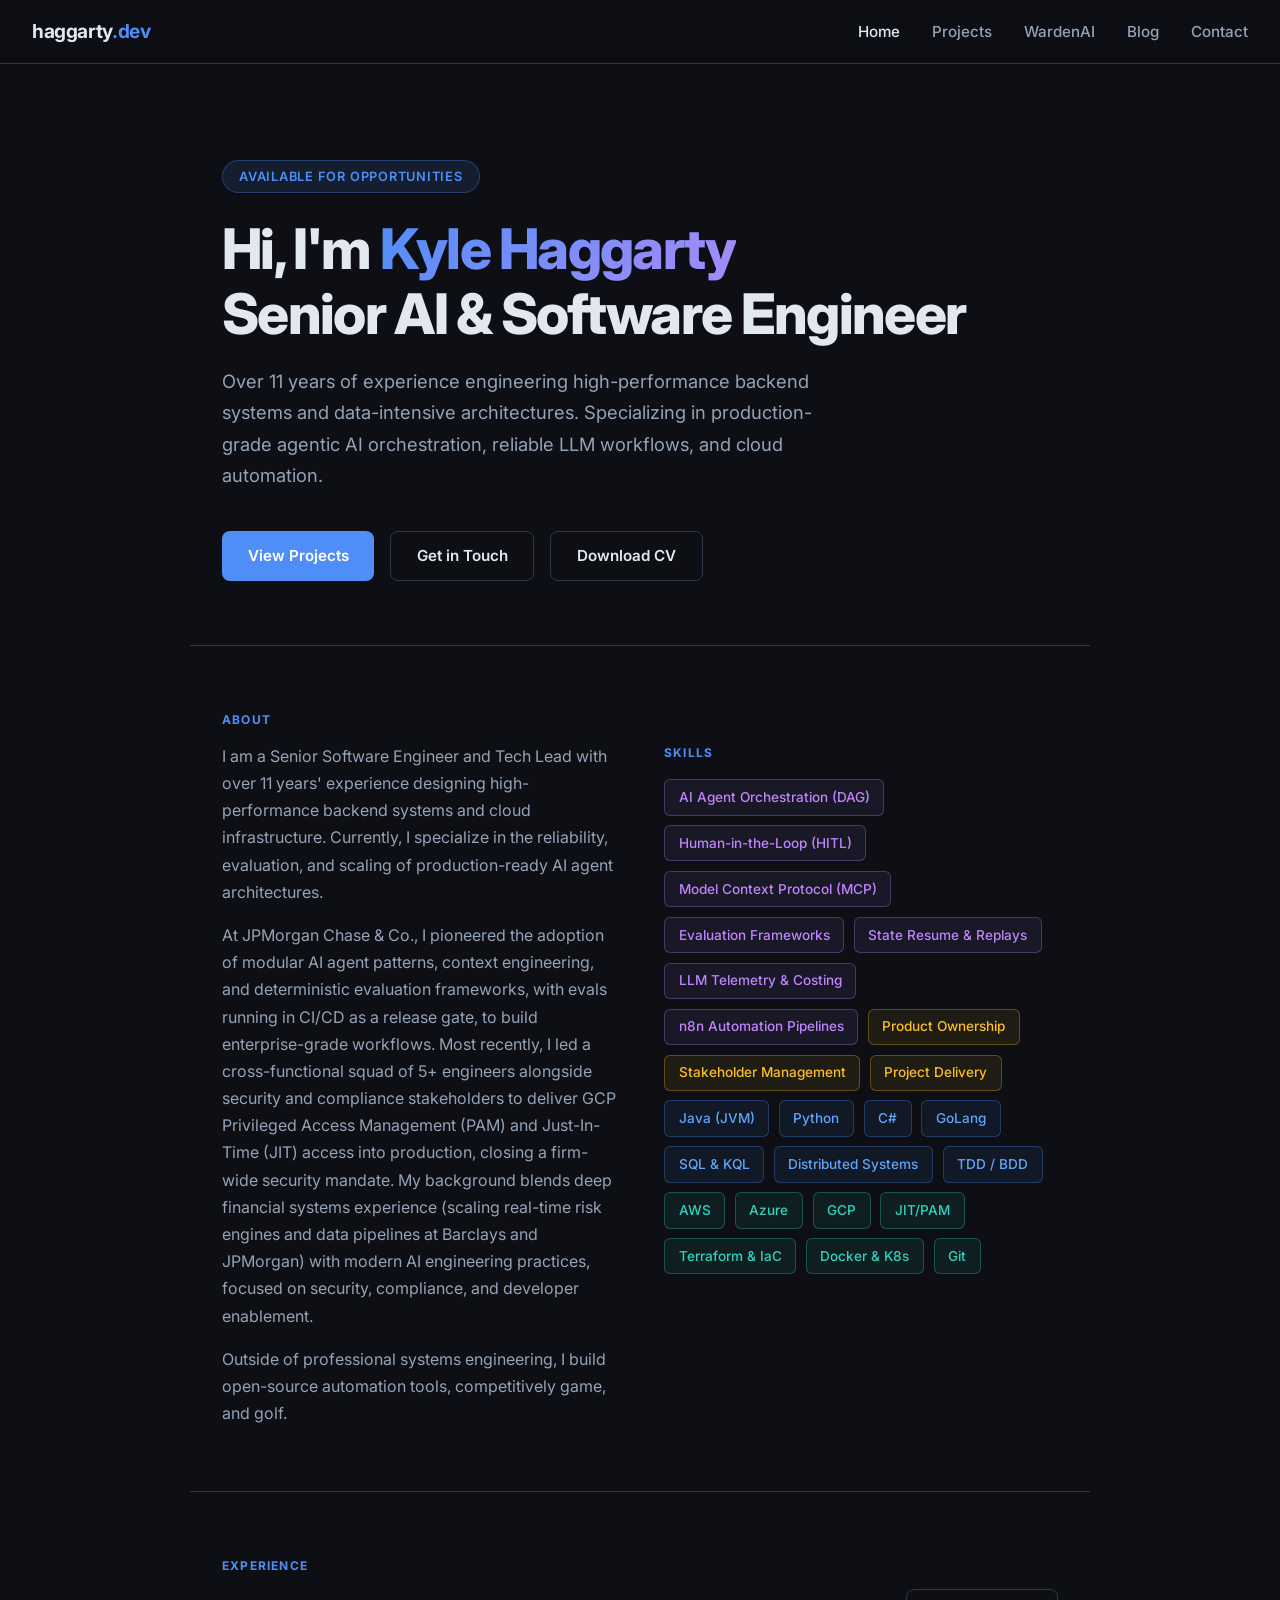
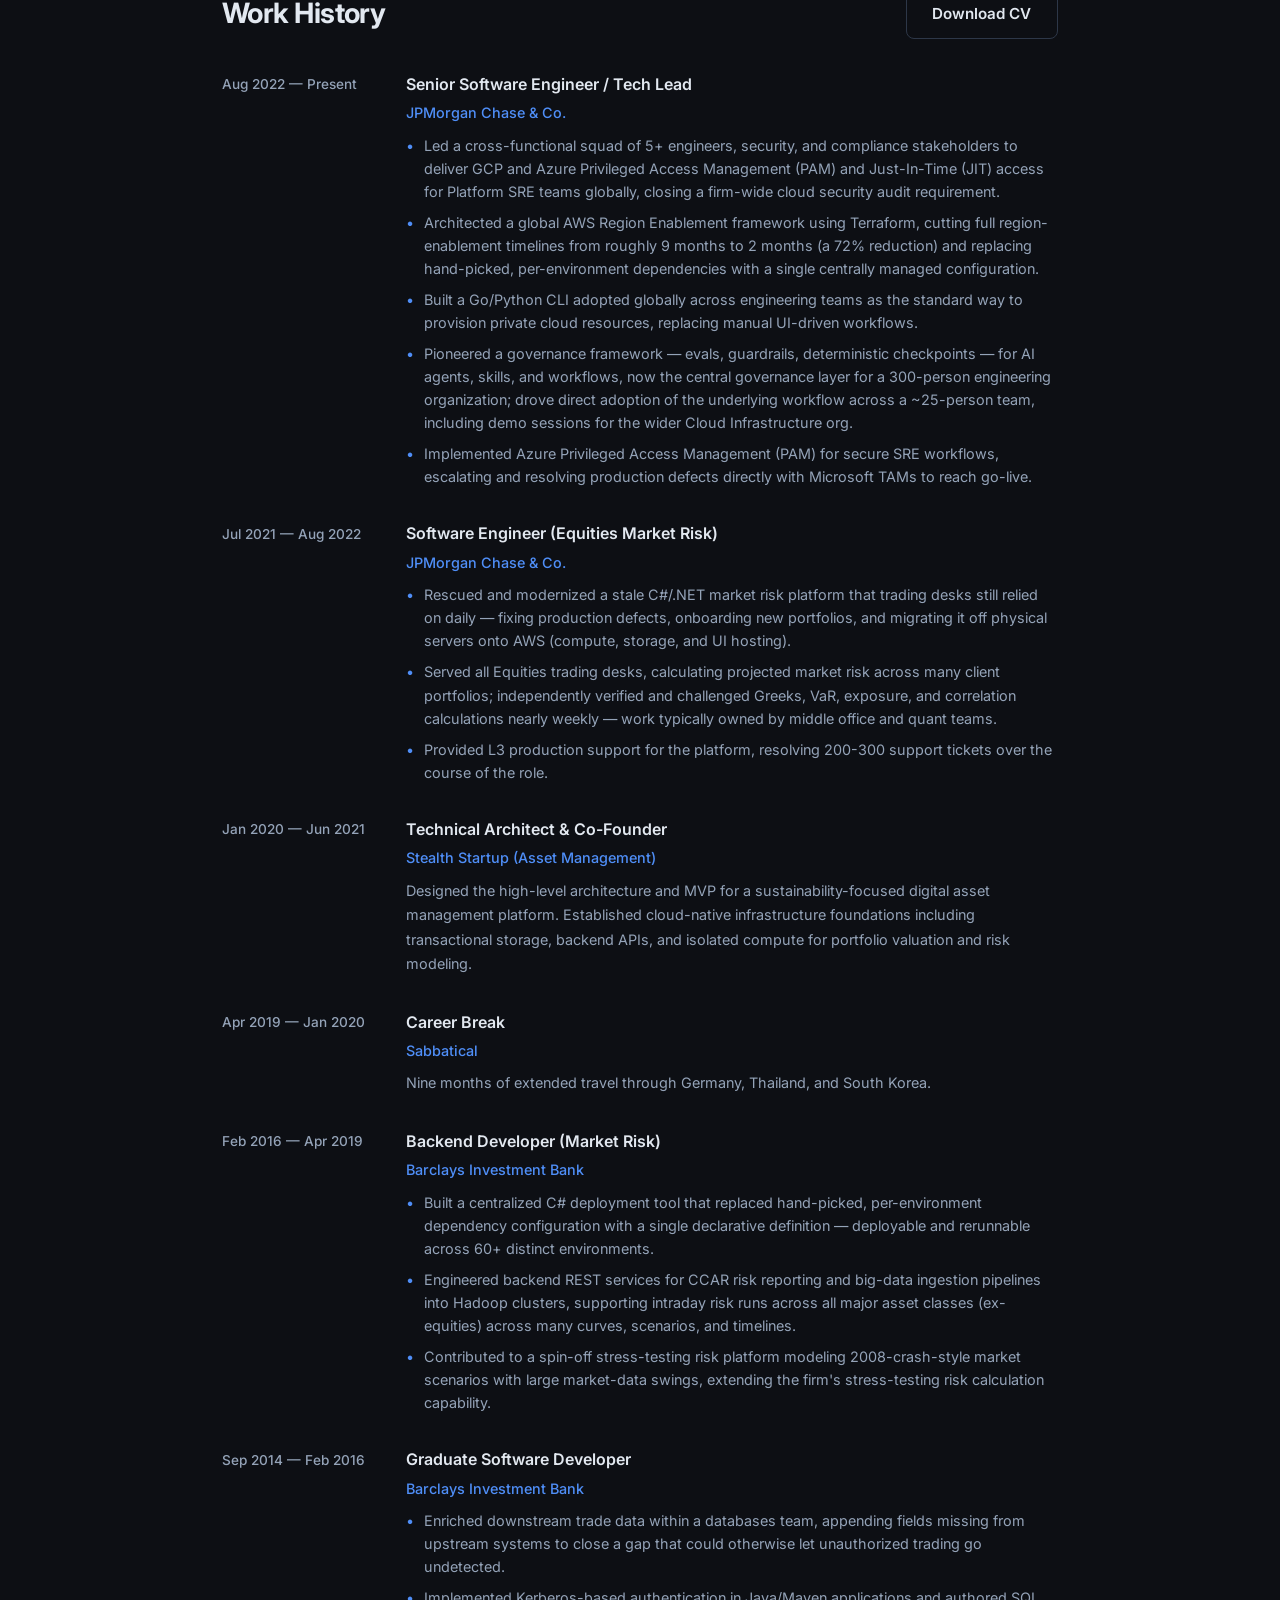
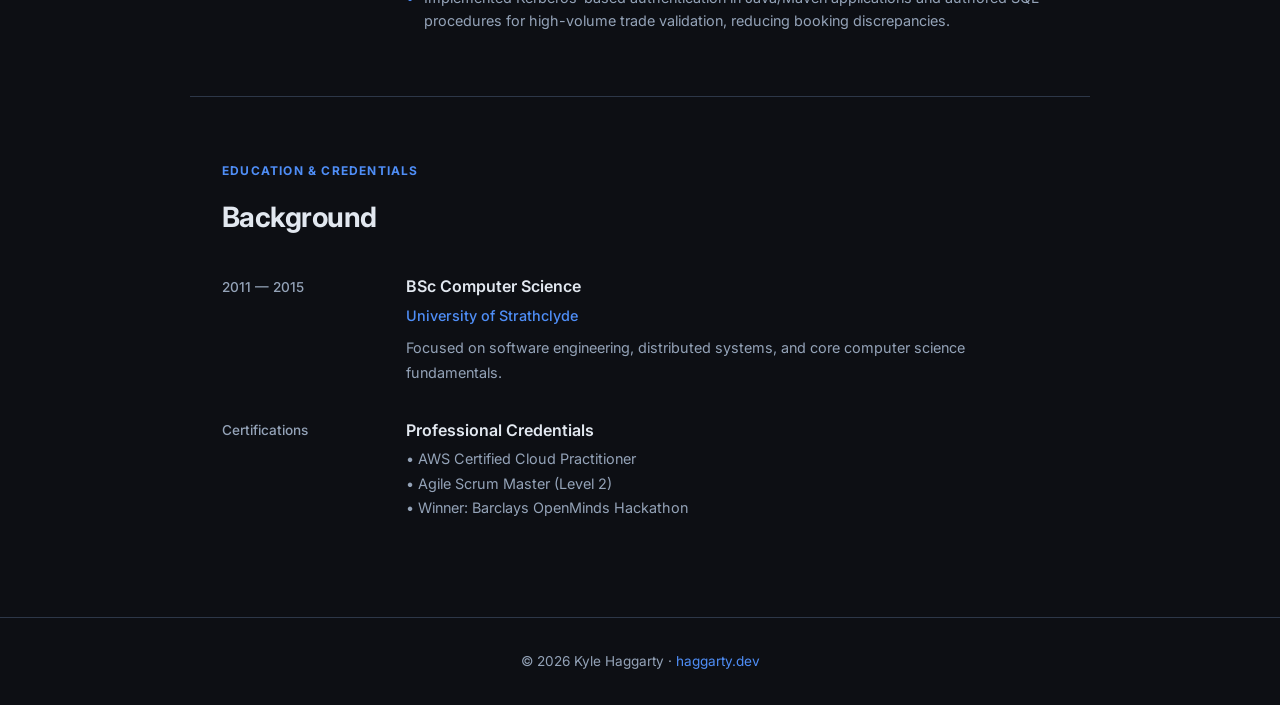
<file: index.html>
<!DOCTYPE html>
<html lang="en">

<head>
  <meta charset="UTF-8" />
  <meta name="viewport" content="width=device-width, initial-scale=1.0" />
  <title>Kyle Haggarty — Software Developer</title>
  <meta name="description" content="Kyle Haggarty — Software Developer. Portfolio, CV and projects." />
  <link rel="preconnect" href="https://fonts.googleapis.com" />
  <link rel="preconnect" href="https://fonts.gstatic.com" crossorigin />
  <link href="https://fonts.googleapis.com/css2?family=Inter:wght@400;500;600;700;800&display=swap" rel="stylesheet" />
  <link rel="stylesheet" href="styles.css?v=20260823" />
  <link rel="icon" type="image/svg+xml" href="favicon.svg" />
  <link rel="apple-touch-icon" href="apple-touch-icon.png" />
</head>

<body>

  <!-- NAV -->
  <nav>
    <span class="nav-brand">haggarty<span>.dev</span></span>
    <ul class="nav-links">
      <li><a href="index.html" class="active">Home</a></li>
      <li><a href="projects.html">Projects</a></li>
      <li><a href="warden.html">WardenAI</a></li>
      <li><a href="blog.html">Blog</a></li>
      <li><a href="contact.html">Contact</a></li>
    </ul>
  </nav>

  <!-- HERO -->
  <div class="hero">
    <div class="hero-tag">Available for opportunities</div>
    <h1>Hi, I'm <span class="highlight">Kyle Haggarty</span><br />Senior AI &amp; Software Engineer</h1>
    <p class="hero-sub">
      Over 11 years of experience engineering high-performance backend systems and data-intensive architectures.
      Specializing in production-grade agentic AI orchestration, reliable LLM workflows, and cloud automation.
    </p>
    <div class="hero-actions">
      <a href="projects.html" class="btn btn-primary">View Projects</a>
      <a href="contact.html" class="btn btn-outline">Get in Touch</a>
      <a href="Kyle_Haggarty_CV.pdf" download="Kyle_Haggarty_CV.pdf" class="btn btn-outline">Download CV</a>
    </div>
  </div>

  <!-- ABOUT -->
  <section id="about">
    <div class="section-label">About</div>
    <div class="about-grid">
      <div class="about-text">
        <p>
          I am a Senior Software Engineer and Tech Lead with over 11 years' experience designing high-performance backend
          systems and cloud infrastructure. Currently, I specialize in the reliability, evaluation, and scaling of
          production-ready AI agent architectures.
        </p>
        <p>
          At JPMorgan Chase &amp; Co., I pioneered the adoption of modular AI agent patterns, context engineering, and
          deterministic evaluation frameworks, with evals running in CI/CD as a release gate, to build enterprise-grade workflows. Most recently, I led a cross-functional
          squad of 5+ engineers alongside security and compliance stakeholders to deliver GCP Privileged Access Management
          (PAM) and Just-In-Time (JIT) access into production, closing a firm-wide security mandate. My background blends deep financial
          systems experience (scaling real-time risk engines and data pipelines at Barclays and JPMorgan) with modern
          AI engineering practices, focused on security, compliance, and developer enablement.
        </p>
        <p>
          Outside of professional systems engineering, I build open-source automation tools, competitively game, and
          golf.
        </p>
      </div>
      <div>
        <div class="section-label" style="margin-bottom:1rem;">Skills</div>
        <div class="skills-list">
          <span class="skill-tag tag-ai">AI Agent Orchestration (DAG)</span>
          <span class="skill-tag tag-ai">Human-in-the-Loop (HITL)</span>
          <span class="skill-tag tag-ai">Model Context Protocol (MCP)</span>
          <span class="skill-tag tag-ai">Evaluation Frameworks</span>
          <span class="skill-tag tag-ai">State Resume &amp; Replays</span>
          <span class="skill-tag tag-ai">LLM Telemetry &amp; Costing</span>
          <span class="skill-tag tag-ai">n8n Automation Pipelines</span>
          <span class="skill-tag tag-product">Product Ownership</span>
          <span class="skill-tag tag-product">Stakeholder Management</span>
          <span class="skill-tag tag-product">Project Delivery</span>
          <span class="skill-tag tag-backend">Java (JVM)</span>
          <span class="skill-tag tag-backend">Python</span>
          <span class="skill-tag tag-backend">C#</span>
          <span class="skill-tag tag-backend">GoLang</span>
          <span class="skill-tag tag-backend">SQL &amp; KQL</span>
          <span class="skill-tag tag-backend">Distributed Systems</span>
          <span class="skill-tag tag-backend">TDD / BDD</span>
          <span class="skill-tag tag-cloud">AWS</span>
          <span class="skill-tag tag-cloud">Azure</span>
          <span class="skill-tag tag-cloud">GCP</span>
          <span class="skill-tag tag-cloud">JIT/PAM</span>
          <span class="skill-tag tag-cloud">Terraform &amp; IaC</span>
          <span class="skill-tag tag-cloud">Docker &amp; K8s</span>
          <span class="skill-tag tag-cloud">Git</span>
        </div>
      </div>
    </div>
  </section>

  <!-- EXPERIENCE -->
  <section id="experience">
    <div class="section-label">Experience</div>
    <div style="display:flex; align-items:center; justify-content:space-between; flex-wrap:wrap; gap:1rem; margin-bottom:2rem;">
      <div class="section-title" style="margin-bottom:0;">Work History</div>
      <a href="Kyle_Haggarty_CV.pdf" download="Kyle_Haggarty_CV.pdf" class="btn btn-outline">Download CV</a>
    </div>
    <div class="timeline">

      <div class="timeline-item">
        <div class="timeline-date">Aug 2022 — Present</div>
        <div class="timeline-content">
          <h3>Senior Software Engineer / Tech Lead</h3>
          <div class="company">JPMorgan Chase &amp; Co.</div>
          <ul>
            <li>Led a cross-functional squad of 5+ engineers, security, and compliance stakeholders to deliver GCP and Azure Privileged Access Management (PAM) and Just-In-Time (JIT) access for Platform SRE teams globally, closing a firm-wide cloud security audit requirement.</li>
            <li>Architected a global AWS Region Enablement framework using Terraform, cutting full region-enablement timelines from roughly 9 months to 2 months (a 72% reduction) and replacing hand-picked, per-environment dependencies with a single centrally managed configuration.</li>
            <li>Built a Go/Python CLI adopted globally across engineering teams as the standard way to provision private cloud resources, replacing manual UI-driven workflows.</li>
            <li>Pioneered a governance framework — evals, guardrails, deterministic checkpoints — for AI agents, skills, and workflows, now the central governance layer for a 300-person engineering organization; drove direct adoption of the underlying workflow across a ~25-person team, including demo sessions for the wider Cloud Infrastructure org.</li>
            <li>Implemented Azure Privileged Access Management (PAM) for secure SRE workflows, escalating and resolving production defects directly with Microsoft TAMs to reach go-live.</li>
          </ul>
        </div>
      </div>

      <div class="timeline-item">
        <div class="timeline-date">Jul 2021 — Aug 2022</div>
        <div class="timeline-content">
          <h3>Software Engineer (Equities Market Risk)</h3>
          <div class="company">JPMorgan Chase &amp; Co.</div>
          <ul>
            <li>Rescued and modernized a stale C#/.NET market risk platform that trading desks still relied on daily — fixing production defects, onboarding new portfolios, and migrating it off physical servers onto AWS (compute, storage, and UI hosting).</li>
            <li>Served all Equities trading desks, calculating projected market risk across many client portfolios; independently verified and challenged Greeks, VaR, exposure, and correlation calculations nearly weekly — work typically owned by middle office and quant teams.</li>
            <li>Provided L3 production support for the platform, resolving 200-300 support tickets over the course of the role.</li>
          </ul>
        </div>
      </div>

      <div class="timeline-item">
        <div class="timeline-date">Jan 2020 — Jun 2021</div>
        <div class="timeline-content">
          <h3>Technical Architect &amp; Co-Founder</h3>
          <div class="company">Stealth Startup (Asset Management)</div>
          <p>
            Designed the high-level architecture and MVP for a sustainability-focused digital asset management platform.
            Established cloud-native infrastructure foundations including transactional storage, backend APIs, and
            isolated compute for portfolio valuation and risk modeling.
          </p>
        </div>
      </div>

      <div class="timeline-item">
        <div class="timeline-date">Apr 2019 — Jan 2020</div>
        <div class="timeline-content">
          <h3>Career Break</h3>
          <div class="company">Sabbatical</div>
          <p>
            Nine months of extended travel through Germany, Thailand, and South Korea.
          </p>
        </div>
      </div>

      <div class="timeline-item">
        <div class="timeline-date">Feb 2016 — Apr 2019</div>
        <div class="timeline-content">
          <h3>Backend Developer (Market Risk)</h3>
          <div class="company">Barclays Investment Bank</div>
          <ul>
            <li>Built a centralized C# deployment tool that replaced hand-picked, per-environment dependency configuration with a single declarative definition — deployable and rerunnable across 60+ distinct environments.</li>
            <li>Engineered backend REST services for CCAR risk reporting and big-data ingestion pipelines into Hadoop clusters, supporting intraday risk runs across all major asset classes (ex-equities) across many curves, scenarios, and timelines.</li>
            <li>Contributed to a spin-off stress-testing risk platform modeling 2008-crash-style market scenarios with large market-data swings, extending the firm's stress-testing risk calculation capability.</li>
          </ul>
        </div>
      </div>

      <div class="timeline-item">
        <div class="timeline-date">Sep 2014 — Feb 2016</div>
        <div class="timeline-content">
          <h3>Graduate Software Developer</h3>
          <div class="company">Barclays Investment Bank</div>
          <ul>
            <li>Enriched downstream trade data within a databases team, appending fields missing from upstream systems to close a gap that could otherwise let unauthorized trading go undetected.</li>
            <li>Implemented Kerberos-based authentication in Java/Maven applications and authored SQL procedures for high-volume trade validation, reducing booking discrepancies.</li>
          </ul>
        </div>
      </div>

    </div>
  </section>

  <!-- EDUCATION & CERTIFICATIONS -->
  <section id="education">
    <div class="section-label">Education &amp; Credentials</div>
    <div class="section-title">Background</div>
    <div class="timeline">

      <div class="timeline-item">
        <div class="timeline-date">2011 — 2015</div>
        <div class="timeline-content">
          <h3>BSc Computer Science</h3>
          <div class="company">University of Strathclyde</div>
          <p>Focused on software engineering, distributed systems, and core computer science
            fundamentals.</p>
        </div>
      </div>

      <div class="timeline-item">
        <div class="timeline-date">Certifications</div>
        <div class="timeline-content">
          <h3>Professional Credentials</h3>
          <p>
            • AWS Certified Cloud Practitioner <br />
            • Agile Scrum Master (Level 2) <br />
            • Winner: Barclays OpenMinds Hackathon
          </p>
        </div>
      </div>

    </div>
  </section>


  <footer>
    <p>© 2026 Kyle Haggarty · <a href="https://haggarty.dev">haggarty.dev</a></p>
  </footer>

</body>

</html>
</file>
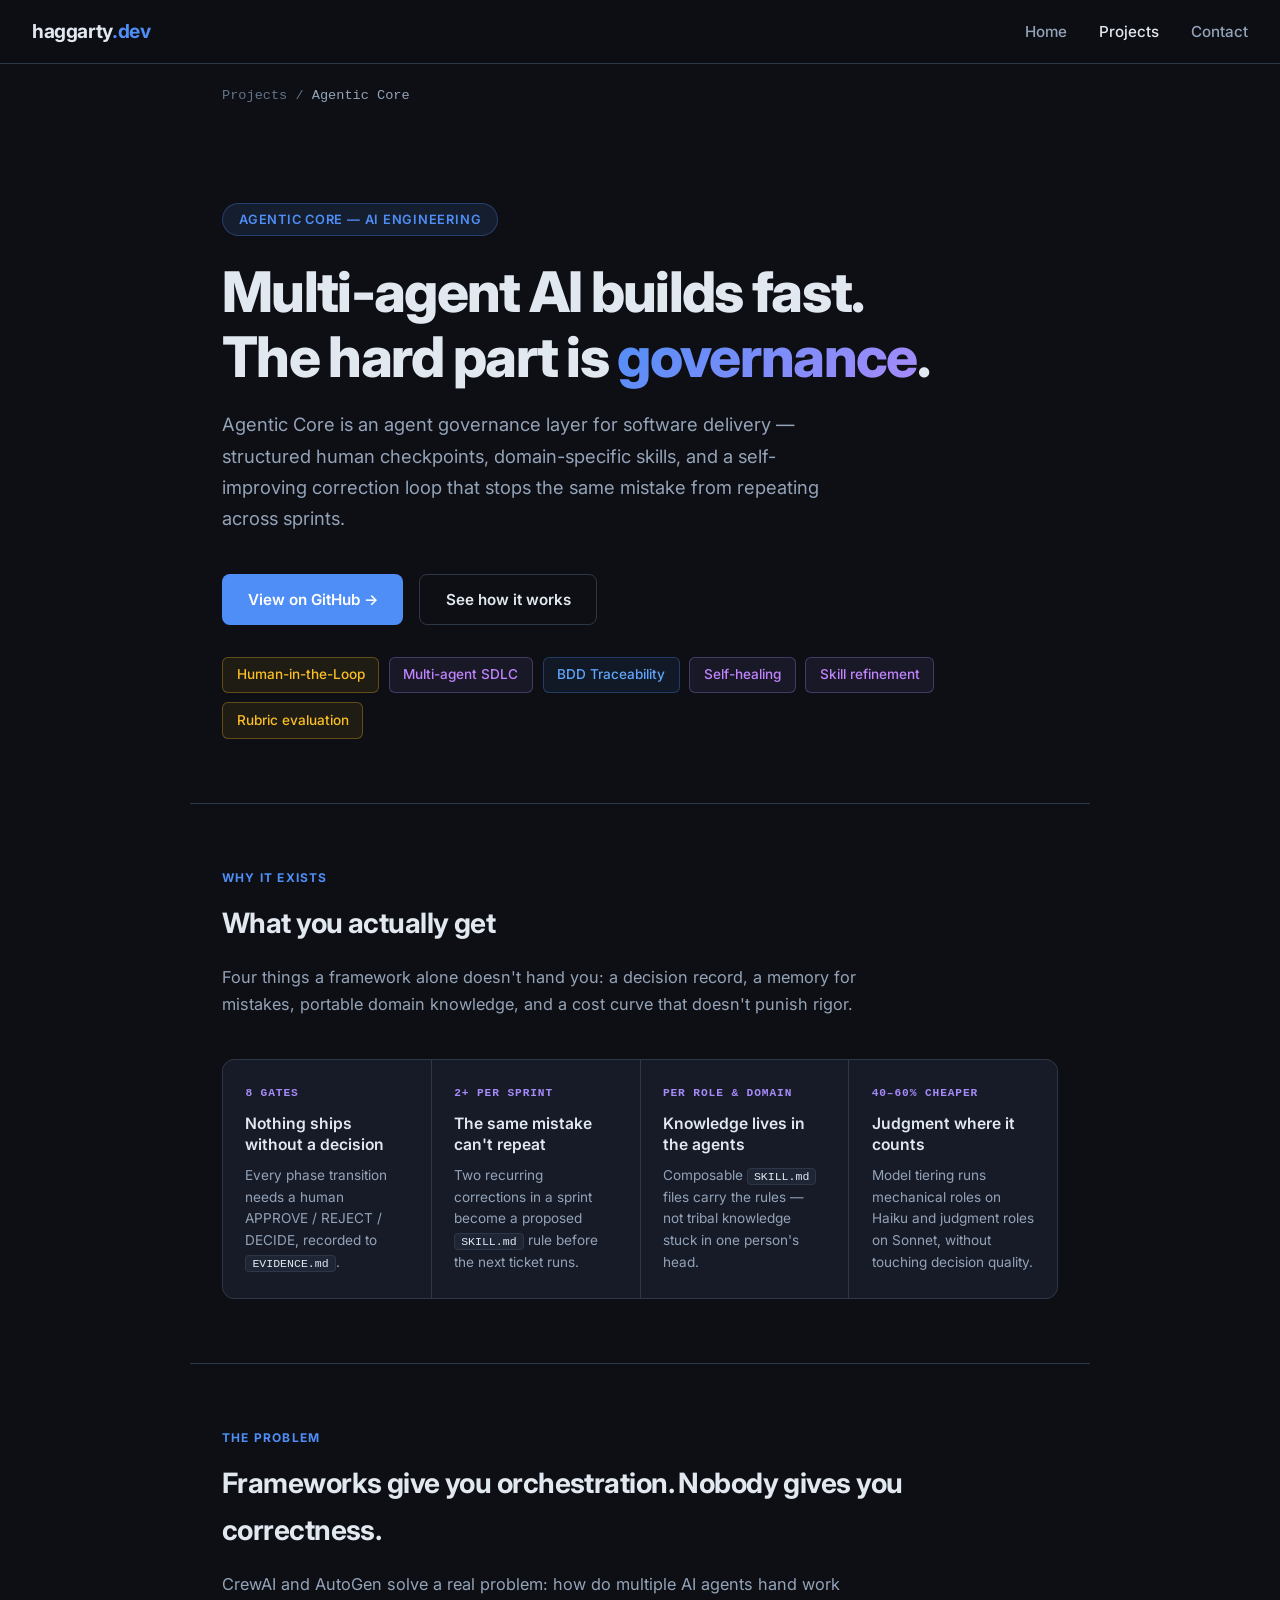
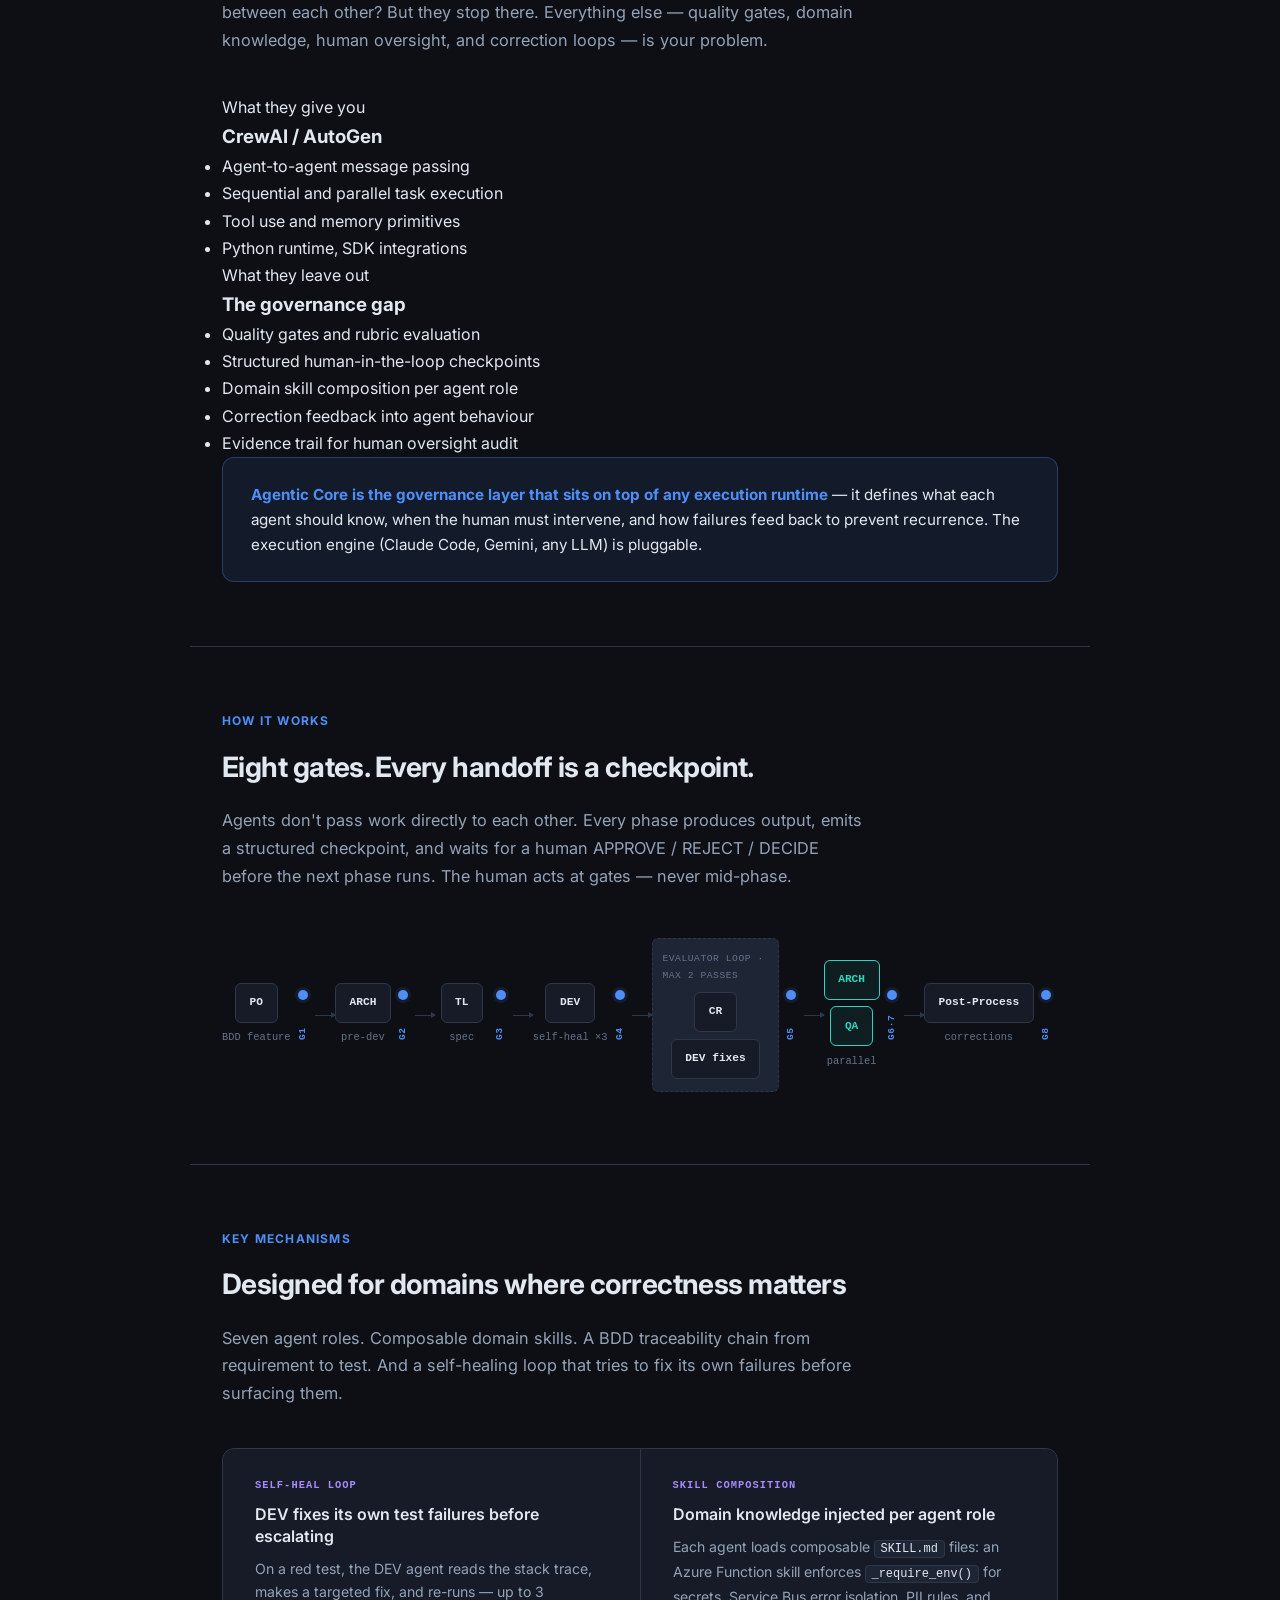
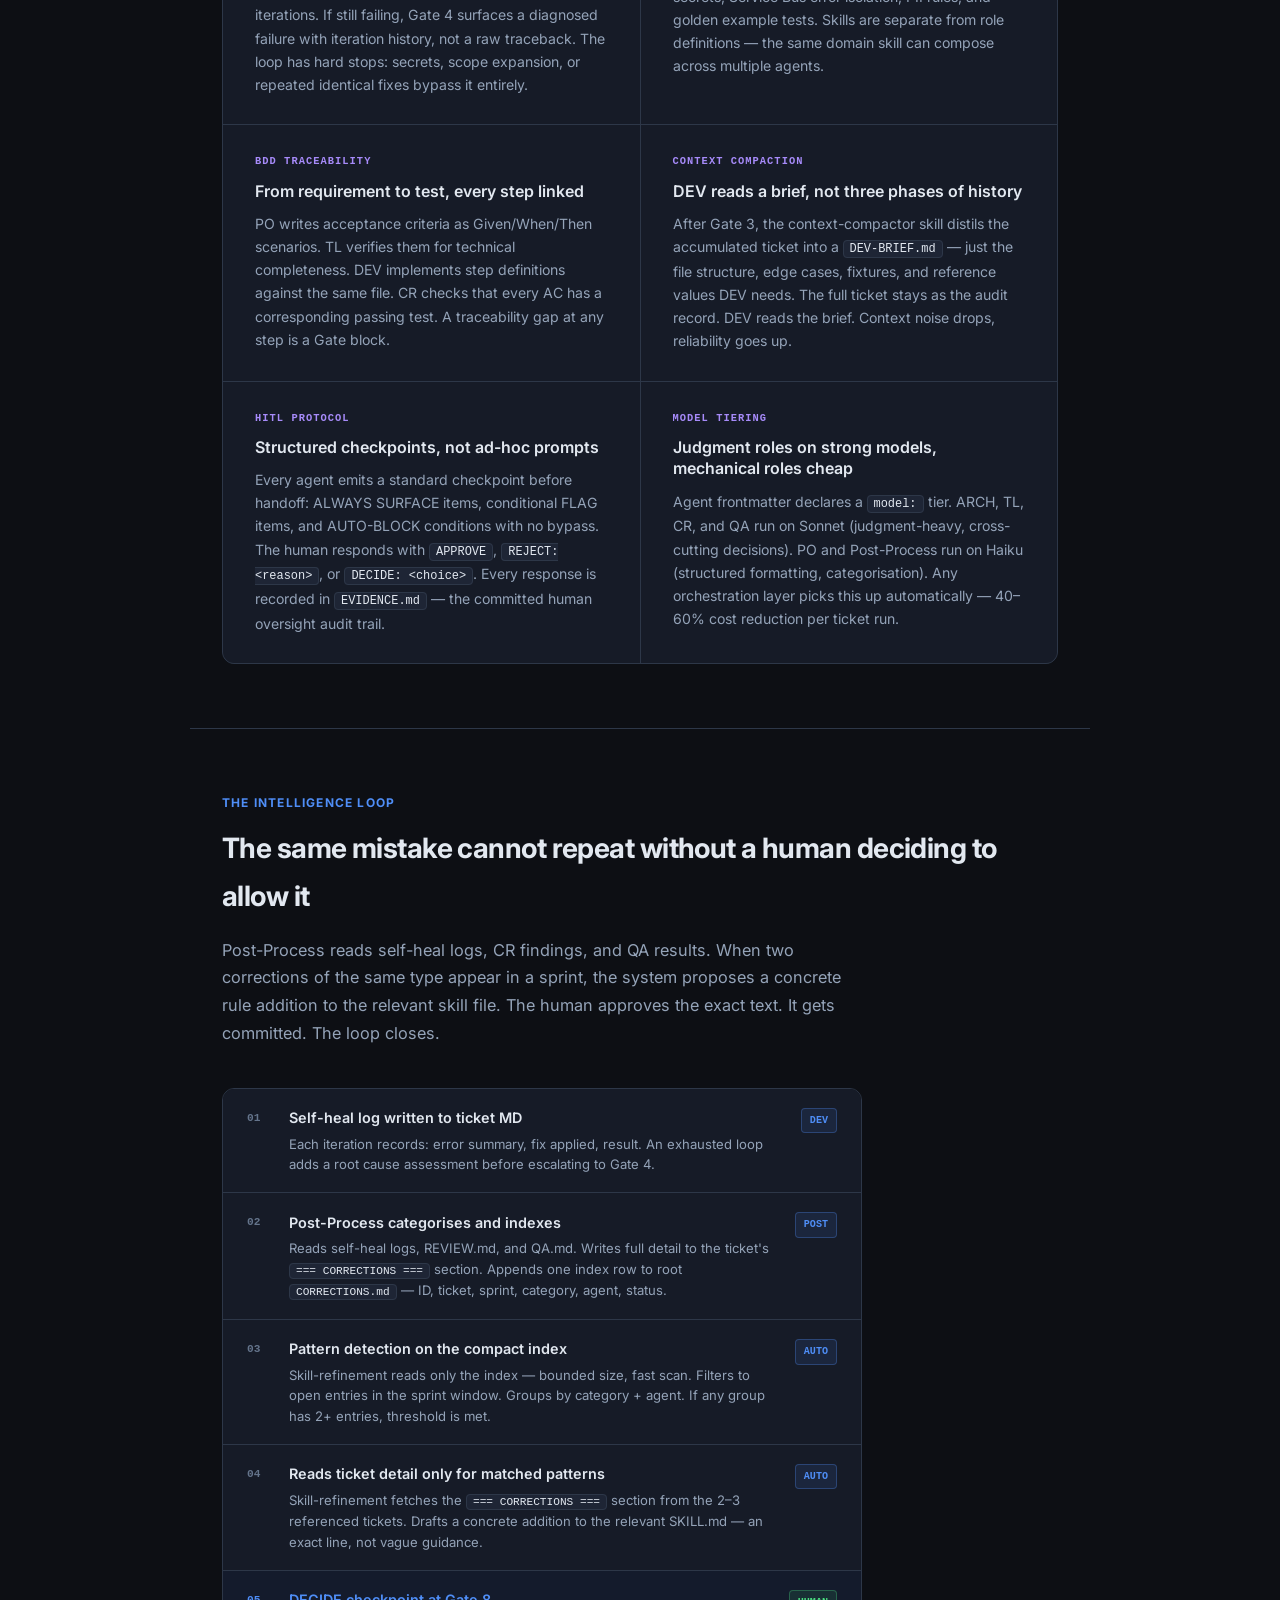
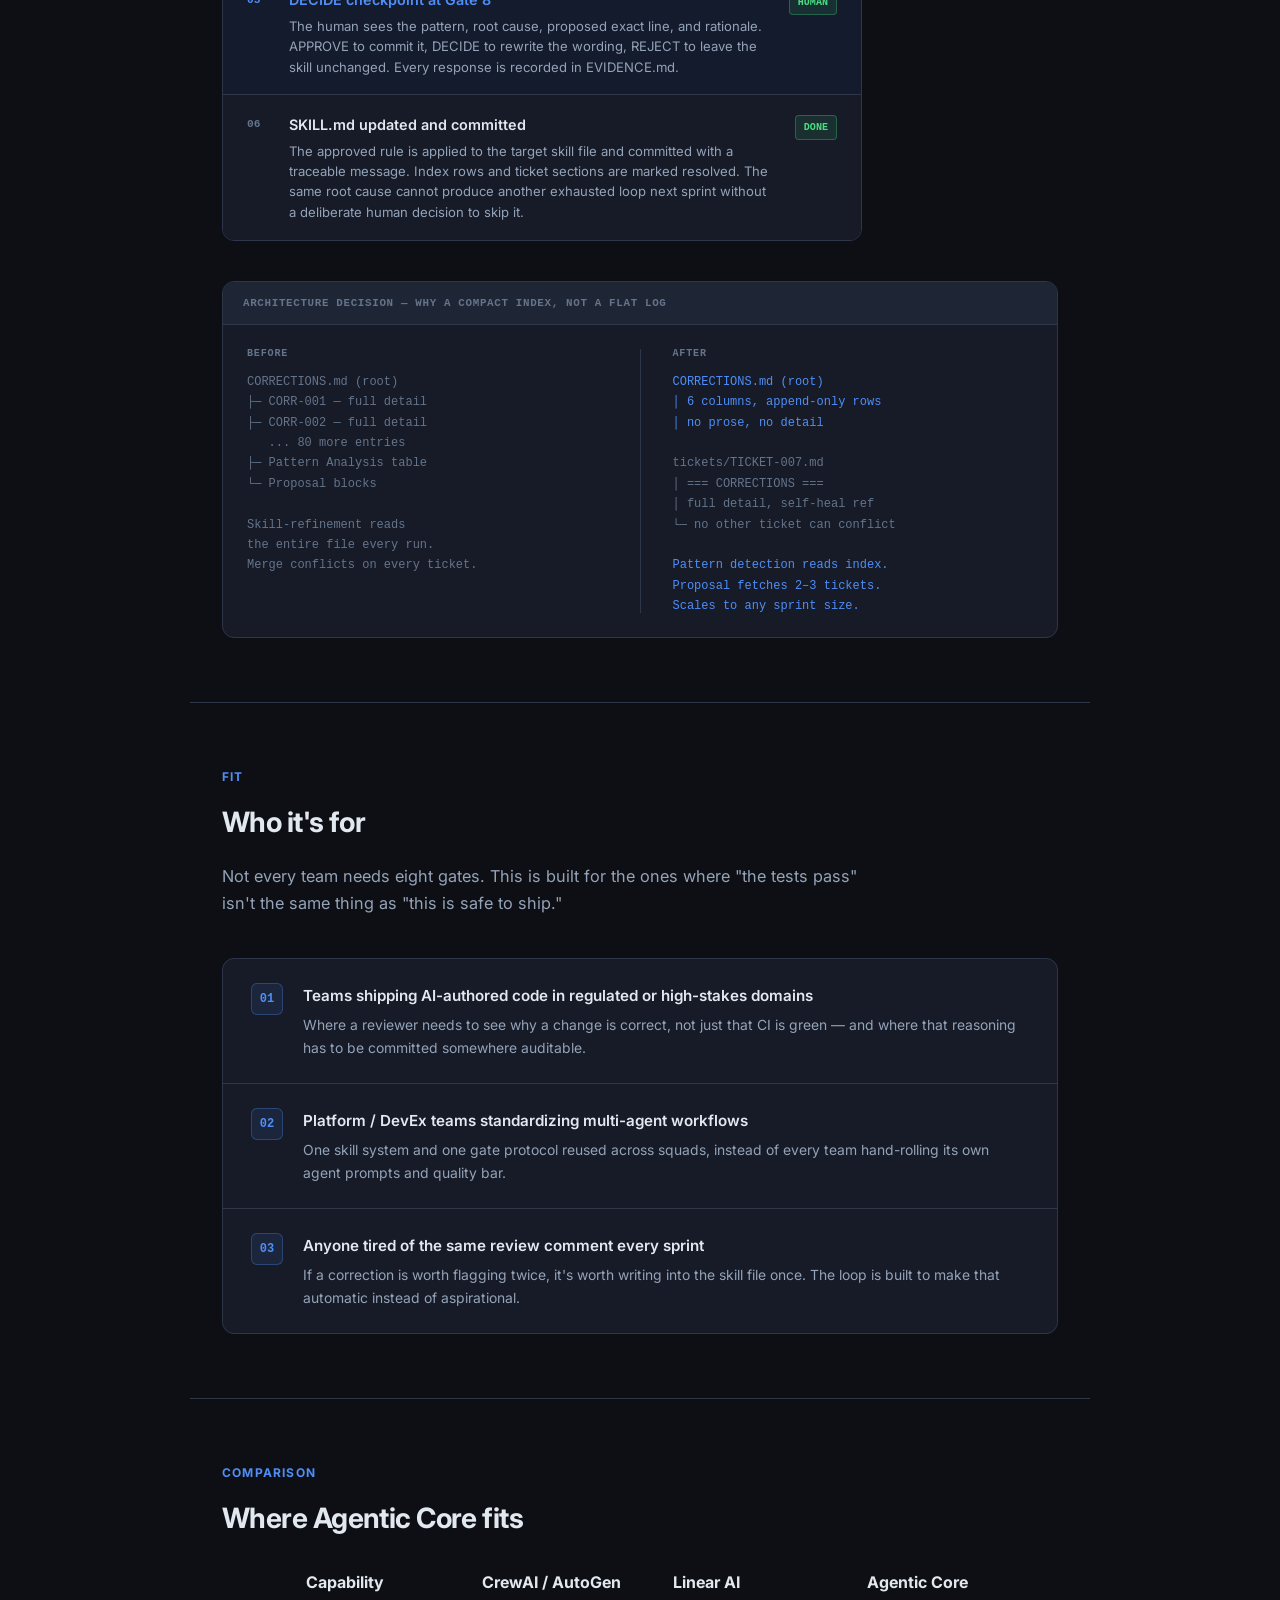
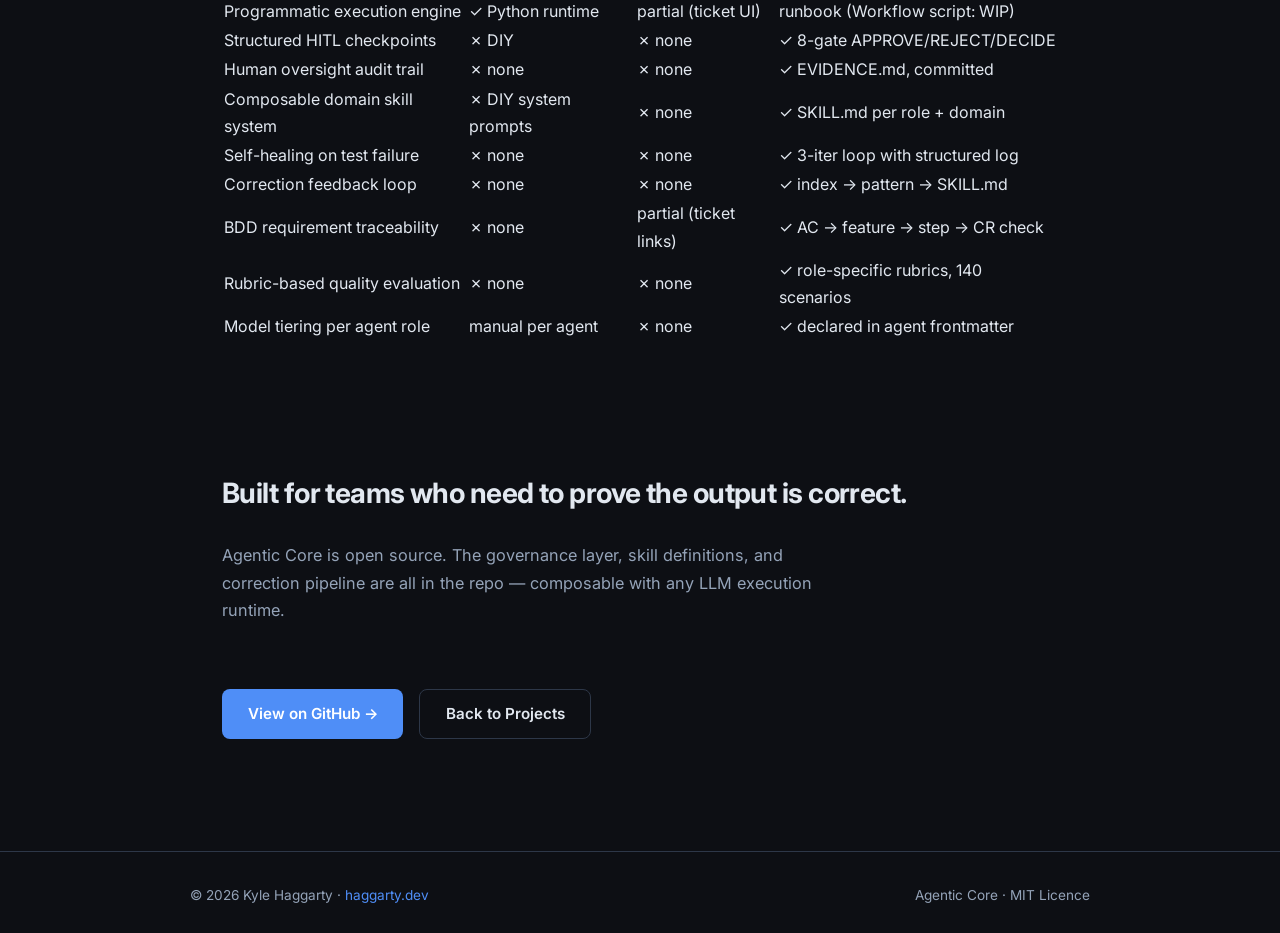
<file: agentic-core.html>
<!DOCTYPE html>
<html lang="en">

<head>
  <meta charset="UTF-8" />
  <meta name="viewport" content="width=device-width, initial-scale=1.0" />
  <title>Agentic Core — Kyle Haggarty</title>
  <meta name="description" content="Agentic Core — a governance layer for multi-agent software delivery: structured human checkpoints, composable domain skills, and a self-improving correction loop." />
  <link rel="preconnect" href="https://fonts.googleapis.com" />
  <link rel="preconnect" href="https://fonts.gstatic.com" crossorigin />
  <link href="https://fonts.googleapis.com/css2?family=Inter:wght@400;500;600;700;800&display=swap" rel="stylesheet" />
  <link rel="stylesheet" href="styles.css" />
</head>

<body>

  <!-- NAV -->
  <nav>
    <a href="index.html" class="nav-brand">haggarty<span>.dev</span></a>
    <ul class="nav-links">
      <li><a href="index.html">Home</a></li>
      <li><a href="projects.html" class="active">Projects</a></li>
      <li><a href="contact.html">Contact</a></li>
    </ul>
  </nav>

  <div class="breadcrumb">
    <a href="projects.html">Projects</a> / <span class="current">Agentic Core</span>
  </div>

  <!-- HERO -->
  <div class="hero">
    <div class="hero-tag">Agentic Core — AI Engineering</div>
    <h1>Multi-agent AI builds fast.<br />The hard part is <span class="highlight">governance</span>.</h1>
    <p class="hero-sub">
      Agentic Core is an agent governance layer for software delivery — structured human checkpoints, domain-specific
      skills, and a self-improving correction loop that stops the same mistake from repeating across sprints.
    </p>
    <div class="hero-actions">
      <a href="https://github.com/haggarty15/agentic-core" target="_blank" rel="noopener" class="btn btn-primary">View on GitHub →</a>
      <a href="#how-it-works" class="btn btn-outline">See how it works</a>
    </div>
    <div class="skills-list" style="margin-top:2rem;">
      <span class="skill-tag tag-product">Human-in-the-Loop</span>
      <span class="skill-tag tag-ai">Multi-agent SDLC</span>
      <span class="skill-tag tag-backend">BDD Traceability</span>
      <span class="skill-tag tag-ai">Self-healing</span>
      <span class="skill-tag tag-ai">Skill refinement</span>
      <span class="skill-tag tag-product">Rubric evaluation</span>
    </div>
  </div>

  <!-- VALUE PROPOSITIONS -->
  <section id="value">
    <div class="section-label">Why It Exists</div>
    <div class="section-title" style="margin-bottom:1rem;">What you actually get</div>
    <p class="lead">Four things a framework alone doesn't hand you: a decision record, a memory for mistakes,
      portable domain knowledge, and a cost curve that doesn't punish rigor.</p>

    <div class="value-grid">
      <div class="value-card">
        <div class="value-stat">8 gates</div>
        <h3>Nothing ships without a decision</h3>
        <p>Every phase transition needs a human APPROVE / REJECT / DECIDE, recorded to <code>EVIDENCE.md</code>.</p>
      </div>
      <div class="value-card">
        <div class="value-stat">2+ per sprint</div>
        <h3>The same mistake can't repeat</h3>
        <p>Two recurring corrections in a sprint become a proposed <code>SKILL.md</code> rule before the next ticket runs.</p>
      </div>
      <div class="value-card">
        <div class="value-stat">per role &amp; domain</div>
        <h3>Knowledge lives in the agents</h3>
        <p>Composable <code>SKILL.md</code> files carry the rules — not tribal knowledge stuck in one person's head.</p>
      </div>
      <div class="value-card">
        <div class="value-stat">40–60% cheaper</div>
        <h3>Judgment where it counts</h3>
        <p>Model tiering runs mechanical roles on Haiku and judgment roles on Sonnet, without touching decision quality.</p>
      </div>
    </div>
  </section>

  <!-- PROBLEM -->
  <section id="problem">
    <div class="section-label">The Problem</div>
    <div class="section-title" style="margin-bottom:1rem;">Frameworks give you orchestration. Nobody gives you correctness.</div>
    <p class="lead">CrewAI and AutoGen solve a real problem: how do multiple AI agents hand work between each other?
      But they stop there. Everything else — quality gates, domain knowledge, human oversight, and correction loops
      — is your problem.</p>

    <div class="gap-grid">
      <div class="gap-cell have">
        <div class="gap-cell-label have">What they give you</div>
        <h3>CrewAI / AutoGen</h3>
        <ul class="gap-list">
          <li>Agent-to-agent message passing</li>
          <li>Sequential and parallel task execution</li>
          <li>Tool use and memory primitives</li>
          <li>Python runtime, SDK integrations</li>
        </ul>
      </div>
      <div class="gap-cell missing">
        <div class="gap-cell-label missing">What they leave out</div>
        <h3>The governance gap</h3>
        <ul class="gap-list">
          <li>Quality gates and rubric evaluation</li>
          <li>Structured human-in-the-loop checkpoints</li>
          <li>Domain skill composition per agent role</li>
          <li>Correction feedback into agent behaviour</li>
          <li>Evidence trail for human oversight audit</li>
        </ul>
      </div>
    </div>

    <div class="thesis-box">
      <strong>Agentic Core is the governance layer that sits on top of any execution runtime</strong> — it defines
      what each agent should know, when the human must intervene, and how failures feed back to prevent recurrence.
      The execution engine (Claude Code, Gemini, any LLM) is pluggable.
    </div>
  </section>

  <!-- FLOW -->
  <section id="how-it-works">
    <div class="section-label">How It Works</div>
    <div class="section-title" style="margin-bottom:1rem;">Eight gates. Every handoff is a checkpoint.</div>
    <p class="lead">Agents don't pass work directly to each other. Every phase produces output, emits a structured
      checkpoint, and waits for a human APPROVE / REJECT / DECIDE before the next phase runs. The human acts at
      gates — never mid-phase.</p>

    <div class="flow-wrap">
      <div class="flow">
        <div class="flow-phase">
          <div class="flow-bubble">PO</div>
          <div class="flow-sub">BDD feature</div>
        </div>
        <div class="flow-gate"><div class="gate-dot"></div><div class="gate-label">G1</div></div>
        <div class="flow-arrow"></div>
        <div class="flow-phase">
          <div class="flow-bubble">ARCH</div>
          <div class="flow-sub">pre-dev</div>
        </div>
        <div class="flow-gate"><div class="gate-dot"></div><div class="gate-label">G2</div></div>
        <div class="flow-arrow"></div>
        <div class="flow-phase">
          <div class="flow-bubble">TL</div>
          <div class="flow-sub">spec</div>
        </div>
        <div class="flow-gate"><div class="gate-dot"></div><div class="gate-label">G3</div></div>
        <div class="flow-arrow"></div>
        <div class="flow-phase">
          <div class="flow-bubble">DEV</div>
          <div class="flow-sub">self-heal ×3</div>
        </div>
        <div class="flow-gate"><div class="gate-dot"></div><div class="gate-label">G4</div></div>
        <div class="flow-arrow"></div>
        <div class="flow-loop">
          <div class="flow-loop-label">Evaluator loop · max 2 passes</div>
          <div class="flow-pair">
            <div class="flow-bubble">CR</div>
            <div class="flow-bubble">DEV fixes</div>
          </div>
        </div>
        <div class="flow-gate"><div class="gate-dot"></div><div class="gate-label">G5</div></div>
        <div class="flow-arrow"></div>
        <div class="flow-phase">
          <div class="flow-pair" style="gap:0.4rem">
            <div class="flow-bubble parallel">ARCH</div>
            <div class="flow-bubble parallel">QA</div>
          </div>
          <div class="flow-sub">parallel</div>
        </div>
        <div class="flow-gate"><div class="gate-dot"></div><div class="gate-label">G6·7</div></div>
        <div class="flow-arrow"></div>
        <div class="flow-phase">
          <div class="flow-bubble">Post-Process</div>
          <div class="flow-sub">corrections</div>
        </div>
        <div class="flow-gate"><div class="gate-dot"></div><div class="gate-label">G8</div></div>
      </div>
    </div>
  </section>

  <!-- FEATURES -->
  <section id="features">
    <div class="section-label">Key Mechanisms</div>
    <div class="section-title" style="margin-bottom:1rem;">Designed for domains where correctness matters</div>
    <p class="lead">Seven agent roles. Composable domain skills. A BDD traceability chain from requirement to test.
      And a self-healing loop that tries to fix its own failures before surfacing them.</p>

    <div class="feature-grid">
      <div class="feature-card">
        <div class="feature-card-label">Self-Heal Loop</div>
        <h3>DEV fixes its own test failures before escalating</h3>
        <p>On a red test, the DEV agent reads the stack trace, makes a targeted fix, and re-runs — up to 3
          iterations. If still failing, Gate 4 surfaces a diagnosed failure with iteration history, not a raw
          traceback. The loop has hard stops: secrets, scope expansion, or repeated identical fixes bypass it
          entirely.</p>
      </div>
      <div class="feature-card">
        <div class="feature-card-label">Skill Composition</div>
        <h3>Domain knowledge injected per agent role</h3>
        <p>Each agent loads composable <code>SKILL.md</code> files: an Azure Function skill enforces
          <code>_require_env()</code> for secrets, Service Bus error isolation, PII rules, and golden example tests.
          Skills are separate from role definitions — the same domain skill can compose across multiple agents.</p>
      </div>
      <div class="feature-card">
        <div class="feature-card-label">BDD Traceability</div>
        <h3>From requirement to test, every step linked</h3>
        <p>PO writes acceptance criteria as Given/When/Then scenarios. TL verifies them for technical completeness.
          DEV implements step definitions against the same file. CR checks that every AC has a corresponding
          passing test. A traceability gap at any step is a Gate block.</p>
      </div>
      <div class="feature-card">
        <div class="feature-card-label">Context Compaction</div>
        <h3>DEV reads a brief, not three phases of history</h3>
        <p>After Gate 3, the context-compactor skill distils the accumulated ticket into a <code>DEV-BRIEF.md</code>
          — just the file structure, edge cases, fixtures, and reference values DEV needs. The full ticket stays as
          the audit record. DEV reads the brief. Context noise drops, reliability goes up.</p>
      </div>
      <div class="feature-card">
        <div class="feature-card-label">HITL Protocol</div>
        <h3>Structured checkpoints, not ad-hoc prompts</h3>
        <p>Every agent emits a standard checkpoint before handoff: ALWAYS SURFACE items, conditional FLAG items,
          and AUTO-BLOCK conditions with no bypass. The human responds with <code>APPROVE</code>,
          <code>REJECT: &lt;reason&gt;</code>, or <code>DECIDE: &lt;choice&gt;</code>. Every response is recorded
          in <code>EVIDENCE.md</code> — the committed human oversight audit trail.</p>
      </div>
      <div class="feature-card">
        <div class="feature-card-label">Model Tiering</div>
        <h3>Judgment roles on strong models, mechanical roles cheap</h3>
        <p>Agent frontmatter declares a <code>model:</code> tier. ARCH, TL, CR, and QA run on Sonnet
          (judgment-heavy, cross-cutting decisions). PO and Post-Process run on Haiku (structured formatting,
          categorisation). Any orchestration layer picks this up automatically — 40–60% cost reduction per ticket
          run.</p>
      </div>
    </div>
  </section>

  <!-- SELF-IMPROVEMENT LOOP -->
  <section id="loop">
    <div class="section-label">The Intelligence Loop</div>
    <div class="section-title" style="margin-bottom:1rem;">The same mistake cannot repeat without a human deciding to allow it</div>
    <p class="lead">Post-Process reads self-heal logs, CR findings, and QA results. When two corrections of the same
      type appear in a sprint, the system proposes a concrete rule addition to the relevant skill file. The human
      approves the exact text. It gets committed. The loop closes.</p>

    <div class="loop-diagram">
      <div class="loop-step">
        <div class="loop-step-n">01</div>
        <div class="loop-step-content">
          <div class="loop-step-title">Self-heal log written to ticket MD</div>
          <div class="loop-step-desc">Each iteration records: error summary, fix applied, result. An exhausted loop
            adds a root cause assessment before escalating to Gate 4.</div>
        </div>
        <span class="loop-step-badge badge-accent">DEV</span>
      </div>
      <div class="loop-step">
        <div class="loop-step-n">02</div>
        <div class="loop-step-content">
          <div class="loop-step-title">Post-Process categorises and indexes</div>
          <div class="loop-step-desc">Reads self-heal logs, REVIEW.md, and QA.md. Writes full detail to the
            ticket's <code>=== CORRECTIONS ===</code> section. Appends one index row to root
            <code>CORRECTIONS.md</code> — ID, ticket, sprint, category, agent, status.</div>
        </div>
        <span class="loop-step-badge badge-accent">POST</span>
      </div>
      <div class="loop-step">
        <div class="loop-step-n">03</div>
        <div class="loop-step-content">
          <div class="loop-step-title">Pattern detection on the compact index</div>
          <div class="loop-step-desc">Skill-refinement reads only the index — bounded size, fast scan. Filters to
            open entries in the sprint window. Groups by category + agent. If any group has 2+ entries, threshold
            is met.</div>
        </div>
        <span class="loop-step-badge badge-accent">AUTO</span>
      </div>
      <div class="loop-step">
        <div class="loop-step-n">04</div>
        <div class="loop-step-content">
          <div class="loop-step-title">Reads ticket detail only for matched patterns</div>
          <div class="loop-step-desc">Skill-refinement fetches the <code>=== CORRECTIONS ===</code> section from
            the 2–3 referenced tickets. Drafts a concrete addition to the relevant SKILL.md — an exact line, not
            vague guidance.</div>
        </div>
        <span class="loop-step-badge badge-accent">AUTO</span>
      </div>
      <div class="loop-step loop-feedback">
        <div class="loop-step-n" style="color:var(--accent)">05</div>
        <div class="loop-step-content">
          <div class="loop-step-title">DECIDE checkpoint at Gate 8</div>
          <div class="loop-step-desc">The human sees the pattern, root cause, proposed exact line, and rationale.
            APPROVE to commit it, DECIDE to rewrite the wording, REJECT to leave the skill unchanged. Every
            response is recorded in EVIDENCE.md.</div>
        </div>
        <span class="loop-step-badge badge-good">HUMAN</span>
      </div>
      <div class="loop-step">
        <div class="loop-step-n">06</div>
        <div class="loop-step-content">
          <div class="loop-step-title">SKILL.md updated and committed</div>
          <div class="loop-step-desc">The approved rule is applied to the target skill file and committed with a
            traceable message. Index rows and ticket sections are marked resolved. The same root cause cannot
            produce another exhausted loop next sprint without a deliberate human decision to skip it.</div>
        </div>
        <span class="loop-step-badge badge-good">DONE</span>
      </div>
    </div>

    <div class="arch-note">
      <div class="arch-note-header">Architecture decision — why a compact index, not a flat log</div>
      <div class="arch-note-body">
        <div class="arch-col">
          <div class="arch-col-label">Before</div>
          <pre><span class="dim">CORRECTIONS.md (root)</span>
<span class="dim">├─ CORR-001 — full detail</span>
<span class="dim">├─ CORR-002 — full detail</span>
<span class="dim">   ... 80 more entries</span>
<span class="dim">├─ Pattern Analysis table</span>
<span class="dim">└─ Proposal blocks</span>

<span class="dim">Skill-refinement reads</span>
<span class="dim">the entire file every run.</span>
<span class="dim">Merge conflicts on every ticket.</span></pre>
        </div>
        <div class="arch-divider"></div>
        <div class="arch-col">
          <div class="arch-col-label">After</div>
          <pre><span class="hl">CORRECTIONS.md (root)</span>
<span class="hl">│ 6 columns, append-only rows</span>
<span class="hl">│ no prose, no detail</span>

<span class="dim">tickets/TICKET-007.md</span>
<span class="dim">│ === CORRECTIONS ===</span>
<span class="dim">│ full detail, self-heal ref</span>
<span class="dim">└─ no other ticket can conflict</span>

<span class="hl">Pattern detection reads index.</span>
<span class="hl">Proposal fetches 2–3 tickets.</span>
<span class="hl">Scales to any sprint size.</span></pre>
        </div>
      </div>
    </div>
  </section>

  <!-- WHO IT'S FOR -->
  <section id="who">
    <div class="section-label">Fit</div>
    <div class="section-title" style="margin-bottom:1rem;">Who it's for</div>
    <p class="lead">Not every team needs eight gates. This is built for the ones where "the tests pass" isn't the
      same thing as "this is safe to ship."</p>

    <div class="who-grid">
      <div class="who-card">
        <div class="who-mark">01</div>
        <div>
          <h3>Teams shipping AI-authored code in regulated or high-stakes domains</h3>
          <p>Where a reviewer needs to see why a change is correct, not just that CI is green — and where that
            reasoning has to be committed somewhere auditable.</p>
        </div>
      </div>
      <div class="who-card">
        <div class="who-mark">02</div>
        <div>
          <h3>Platform / DevEx teams standardizing multi-agent workflows</h3>
          <p>One skill system and one gate protocol reused across squads, instead of every team hand-rolling its
            own agent prompts and quality bar.</p>
        </div>
      </div>
      <div class="who-card">
        <div class="who-mark">03</div>
        <div>
          <h3>Anyone tired of the same review comment every sprint</h3>
          <p>If a correction is worth flagging twice, it's worth writing into the skill file once. The loop is
            built to make that automatic instead of aspirational.</p>
        </div>
      </div>
    </div>
  </section>

  <!-- COMPARISON TABLE -->
  <section id="comparison">
    <div class="section-label">Comparison</div>
    <div class="section-title" style="margin-bottom:1.5rem;">Where Agentic Core fits</div>

    <div class="cmp-table-wrap">
      <table class="cmp-table">
        <thead>
          <tr>
            <th>Capability</th>
            <th>CrewAI / AutoGen</th>
            <th>Linear AI</th>
            <th class="hl">Agentic Core</th>
          </tr>
        </thead>
        <tbody>
          <tr>
            <td>Programmatic execution engine</td>
            <td class="cmp-yes">✓ Python runtime</td>
            <td class="cmp-part">partial (ticket UI)</td>
            <td class="hl cmp-part">runbook (Workflow script: WIP)</td>
          </tr>
          <tr>
            <td>Structured HITL checkpoints</td>
            <td class="cmp-no">✗ DIY</td>
            <td class="cmp-no">✗ none</td>
            <td class="hl cmp-yes">✓ 8-gate APPROVE/REJECT/DECIDE</td>
          </tr>
          <tr>
            <td>Human oversight audit trail</td>
            <td class="cmp-no">✗ none</td>
            <td class="cmp-no">✗ none</td>
            <td class="hl cmp-yes">✓ EVIDENCE.md, committed</td>
          </tr>
          <tr>
            <td>Composable domain skill system</td>
            <td class="cmp-no">✗ DIY system prompts</td>
            <td class="cmp-no">✗ none</td>
            <td class="hl cmp-yes">✓ SKILL.md per role + domain</td>
          </tr>
          <tr>
            <td>Self-healing on test failure</td>
            <td class="cmp-no">✗ none</td>
            <td class="cmp-no">✗ none</td>
            <td class="hl cmp-yes">✓ 3-iter loop with structured log</td>
          </tr>
          <tr>
            <td>Correction feedback loop</td>
            <td class="cmp-no">✗ none</td>
            <td class="cmp-no">✗ none</td>
            <td class="hl cmp-yes">✓ index → pattern → SKILL.md</td>
          </tr>
          <tr>
            <td>BDD requirement traceability</td>
            <td class="cmp-no">✗ none</td>
            <td class="cmp-part">partial (ticket links)</td>
            <td class="hl cmp-yes">✓ AC → feature → step → CR check</td>
          </tr>
          <tr>
            <td>Rubric-based quality evaluation</td>
            <td class="cmp-no">✗ none</td>
            <td class="cmp-no">✗ none</td>
            <td class="hl cmp-yes">✓ role-specific rubrics, 140 scenarios</td>
          </tr>
          <tr>
            <td>Model tiering per agent role</td>
            <td class="cmp-part">manual per agent</td>
            <td class="cmp-no">✗ none</td>
            <td class="hl cmp-yes">✓ declared in agent frontmatter</td>
          </tr>
        </tbody>
      </table>
    </div>
  </section>

  <!-- CTA -->
  <div class="cta-section" style="max-width:900px; margin:0 auto; padding:4rem 2rem 5rem; display:flex; flex-direction:column; gap:1.5rem;">
    <div class="section-title" style="margin-bottom:0;">Built for teams who need to prove the output is correct.</div>
    <p class="lead">Agentic Core is open source. The governance layer, skill definitions, and correction pipeline
      are all in the repo — composable with any LLM execution runtime.</p>
    <div style="display:flex; gap:1rem; flex-wrap:wrap;">
      <a href="https://github.com/haggarty15/agentic-core" target="_blank" rel="noopener" class="btn btn-primary">View on GitHub →</a>
      <a href="projects.html" class="btn btn-outline">Back to Projects</a>
    </div>
  </div>

  <footer>
    <div class="footer-inner">
      <span>© 2026 Kyle Haggarty · <a href="https://haggarty.dev">haggarty.dev</a></span>
      <span>Agentic Core · MIT Licence</span>
    </div>
  </footer>

</body>

</html>
</file>
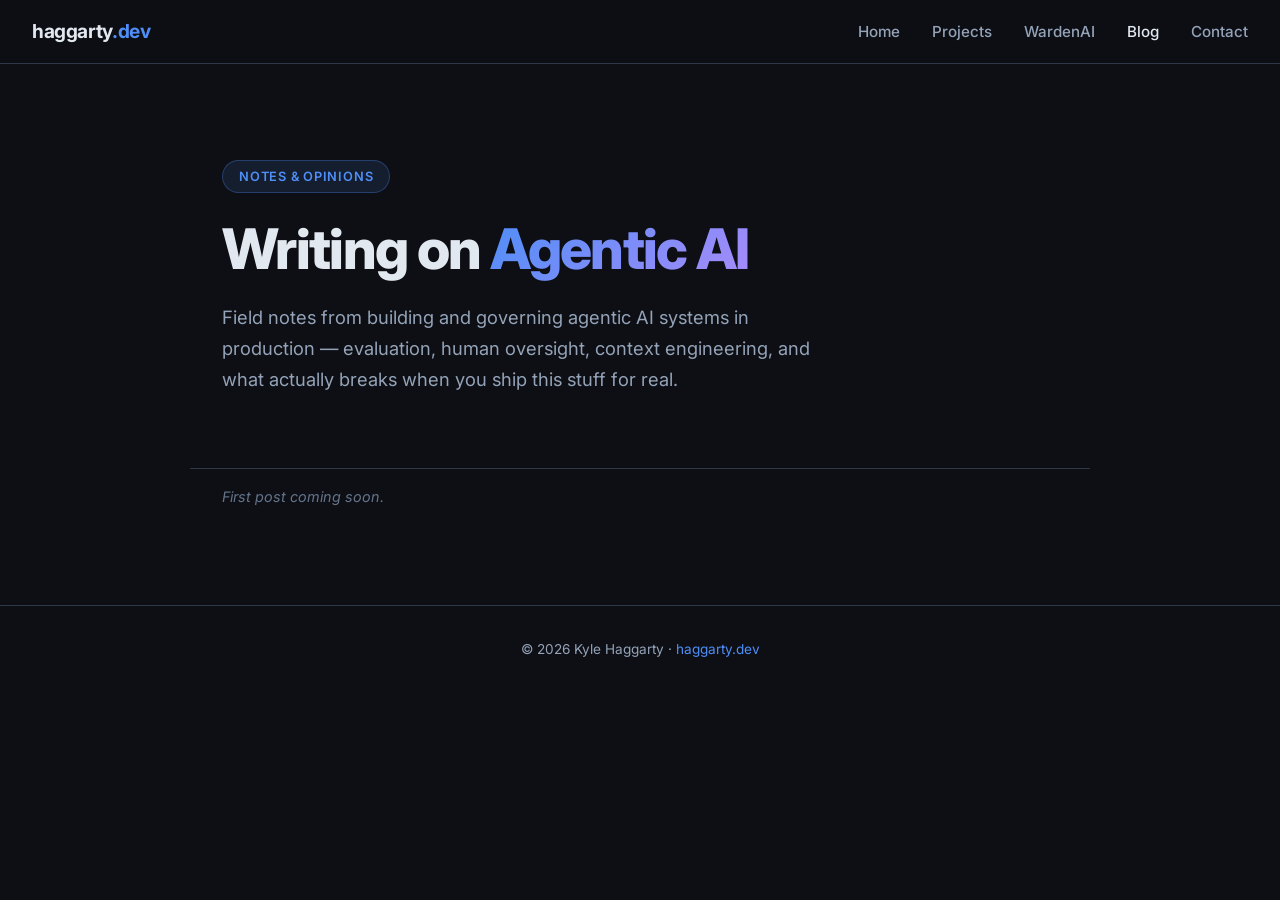
<file: blog.html>
<!DOCTYPE html>
<html lang="en">

<head>
  <meta charset="UTF-8" />
  <meta name="viewport" content="width=device-width, initial-scale=1.0" />
  <title>Blog — Kyle Haggarty</title>
  <meta name="description" content="Notes on agentic AI, evaluation, governance, and shipping production AI systems — written by Kyle Haggarty." />
  <link rel="preconnect" href="https://fonts.googleapis.com" />
  <link rel="preconnect" href="https://fonts.gstatic.com" crossorigin />
  <link href="https://fonts.googleapis.com/css2?family=Inter:wght@400;500;600;700;800&display=swap" rel="stylesheet" />
  <link rel="stylesheet" href="styles.css?v=20260823" />
  <link rel="icon" type="image/svg+xml" href="favicon.svg" />
  <link rel="apple-touch-icon" href="apple-touch-icon.png" />
</head>

<body>

  <!-- NAV -->
  <nav>
    <a href="index.html" class="nav-brand">haggarty<span>.dev</span></a>
    <ul class="nav-links">
      <li><a href="index.html">Home</a></li>
      <li><a href="projects.html">Projects</a></li>
      <li><a href="warden.html">WardenAI</a></li>
      <li><a href="blog.html" class="active">Blog</a></li>
      <li><a href="contact.html">Contact</a></li>
    </ul>
  </nav>

  <!-- HEADER -->
  <div class="hero" style="padding-bottom:2rem;">
    <div class="hero-tag">Notes &amp; Opinions</div>
    <h1>Writing on <span class="highlight">Agentic AI</span></h1>
    <p class="hero-sub">
      Field notes from building and governing agentic AI systems in production — evaluation, human oversight,
      context engineering, and what actually breaks when you ship this stuff for real.
    </p>
  </div>

  <!-- POSTS GRID -->
  <section style="padding-top:1rem;">
    <div class="projects-grid" id="posts-grid">

      <!-- Posts land here as they're written -->

    </div>
    <p class="post-empty-note" id="empty-note">First post coming soon.</p>
  </section>

  <footer>
    <p>© 2026 Kyle Haggarty · <a href="https://haggarty.dev">haggarty.dev</a></p>
  </footer>

</body>

</html>
</file>
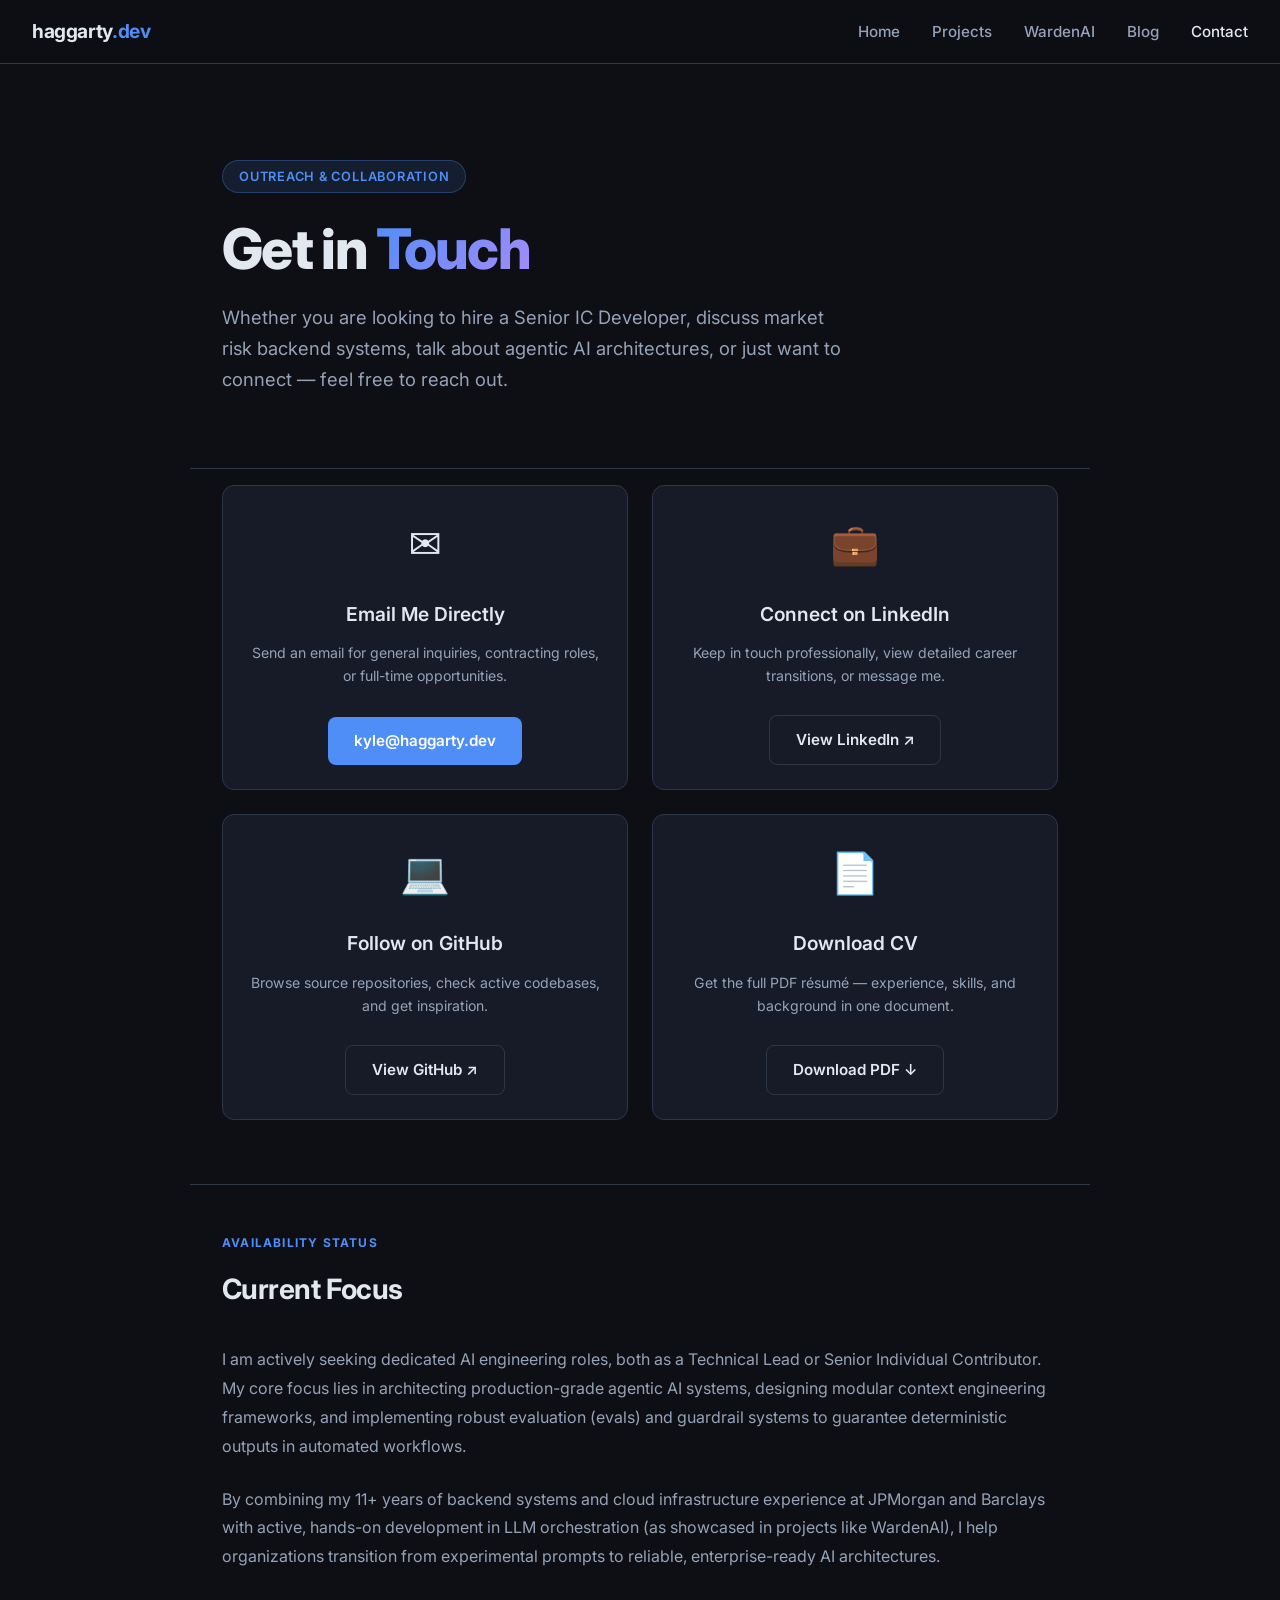
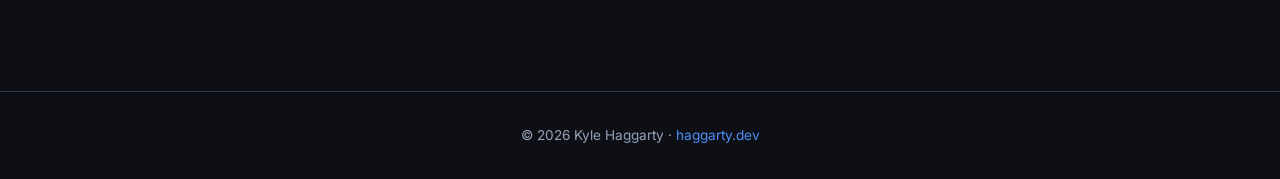
<file: contact.html>
<!DOCTYPE html>
<html lang="en">

<head>
  <meta charset="UTF-8" />
  <meta name="viewport" content="width=device-width, initial-scale=1.0" />
  <title>Contact — Kyle Haggarty</title>
  <meta name="description"
    content="Get in touch with Kyle Haggarty — Senior Software Engineer. Direct email, LinkedIn, and GitHub links." />
  <link rel="preconnect" href="https://fonts.googleapis.com" />
  <link rel="preconnect" href="https://fonts.gstatic.com" crossorigin />
  <link href="https://fonts.googleapis.com/css2?family=Inter:wght@400;500;600;700;800&display=swap" rel="stylesheet" />
  <link rel="stylesheet" href="styles.css?v=20260823" />
  <link rel="icon" type="image/svg+xml" href="favicon.svg" />
  <link rel="apple-touch-icon" href="apple-touch-icon.png" />
</head>

<body>

  <!-- NAV -->
  <nav>
    <a href="index.html" class="nav-brand">haggarty<span>.dev</span></a>
    <ul class="nav-links">
      <li><a href="index.html">Home</a></li>
      <li><a href="projects.html">Projects</a></li>
      <li><a href="warden.html">WardenAI</a></li>
      <li><a href="blog.html">Blog</a></li>
      <li><a href="contact.html" class="active">Contact</a></li>
    </ul>
  </nav>

  <!-- HEADER -->
  <div class="hero" style="padding-bottom:2rem;">
    <div class="hero-tag">Outreach &amp; Collaboration</div>
    <h1>Get in <span class="highlight">Touch</span></h1>
    <p class="hero-sub">
      Whether you are looking to hire a Senior IC Developer, discuss market risk backend systems, talk about agentic AI
      architectures, or just want to connect — feel free to reach out.
    </p>
  </div>

  <!-- CONTACT OPTIONS -->
  <section style="padding-top:1rem;">
    <div class="projects-grid">

      <!-- Email Card -->
      <div class="project-card"
        style="text-align: center; align-items: center; justify-content: center; min-height: 220px;">
        <div class="project-icon" style="font-size: 2.5rem; margin-bottom: 0.5rem;">✉️</div>
        <div class="project-name" style="font-size: 1.2rem;">Email Me Directly</div>
        <div class="project-desc" style="text-align: center; margin-bottom: 1rem;">
          Send an email for general inquiries, contracting roles, or full-time opportunities.
        </div>
        <a href="mailto:kyle@haggarty.dev" class="btn btn-primary" style="margin-top: auto;">kyle@haggarty.dev</a>
      </div>

      <!-- LinkedIn Card -->
      <div class="project-card"
        style="text-align: center; align-items: center; justify-content: center; min-height: 220px;">
        <div class="project-icon" style="font-size: 2.5rem; margin-bottom: 0.5rem;">💼</div>
        <div class="project-name" style="font-size: 1.2rem;">Connect on LinkedIn</div>
        <div class="project-desc" style="text-align: center; margin-bottom: 1rem;">
          Keep in touch professionally, view detailed career transitions, or message me.
        </div>
        <a href="https://www.linkedin.com/in/kyle-haggarty/" target="_blank" rel="noopener" class="btn btn-outline"
          style="margin-top: auto;">View LinkedIn ↗</a>
      </div>

      <!-- GitHub Card -->
      <div class="project-card"
        style="text-align: center; align-items: center; justify-content: center; min-height: 220px;">
        <div class="project-icon" style="font-size: 2.5rem; margin-bottom: 0.5rem;">💻</div>
        <div class="project-name" style="font-size: 1.2rem;">Follow on GitHub</div>
        <div class="project-desc" style="text-align: center; margin-bottom: 1rem;">
          Browse source repositories, check active codebases, and get inspiration.
        </div>
        <a href="https://github.com/haggarty15" target="_blank" rel="noopener" class="btn btn-outline"
          style="margin-top: auto;">View GitHub ↗</a>
      </div>

      <!-- CV Card -->
      <div class="project-card"
        style="text-align: center; align-items: center; justify-content: center; min-height: 220px;">
        <div class="project-icon" style="font-size: 2.5rem; margin-bottom: 0.5rem;">📄</div>
        <div class="project-name" style="font-size: 1.2rem;">Download CV</div>
        <div class="project-desc" style="text-align: center; margin-bottom: 1rem;">
          Get the full PDF résumé — experience, skills, and background in one document.
        </div>
        <a href="Kyle_Haggarty_CV.pdf" download="Kyle_Haggarty_CV.pdf" class="btn btn-outline"
          style="margin-top: auto;">Download PDF ↓</a>
      </div>

    </div>
  </section>

  <!-- LIMELIGHT BIO -->
  <section id="status-availability"
    style="border-top: 1px solid var(--border); padding-top: 3rem; max-width: 900px; margin: 0 auto;">
    <div class="section-label">Availability Status</div>
    <div class="section-title">Current Focus</div>
    <p style="color: var(--muted); font-size: 1rem; line-height: 1.8; margin-bottom: 1.5rem;">
      I am actively seeking dedicated AI engineering roles, both as a Technical Lead or Senior Individual Contributor. My core focus lies in architecting production-grade agentic AI systems, designing modular context engineering frameworks, and implementing robust evaluation (evals) and guardrail systems to guarantee deterministic outputs in automated workflows.
    </p>
    <p style="color: var(--muted); font-size: 1rem; line-height: 1.8; margin-bottom: 1.5rem;">
      By combining my 11+ years of backend systems and cloud infrastructure experience at JPMorgan and Barclays with active, hands-on development in LLM orchestration (as showcased in projects like WardenAI), I help organizations transition from experimental prompts to reliable, enterprise-ready AI architectures.
    </p>
  </section>

  <footer>
    <p>© 2026 Kyle Haggarty · <a href="https://haggarty.dev">haggarty.dev</a></p>
  </footer>

</body>

</html>
</file>
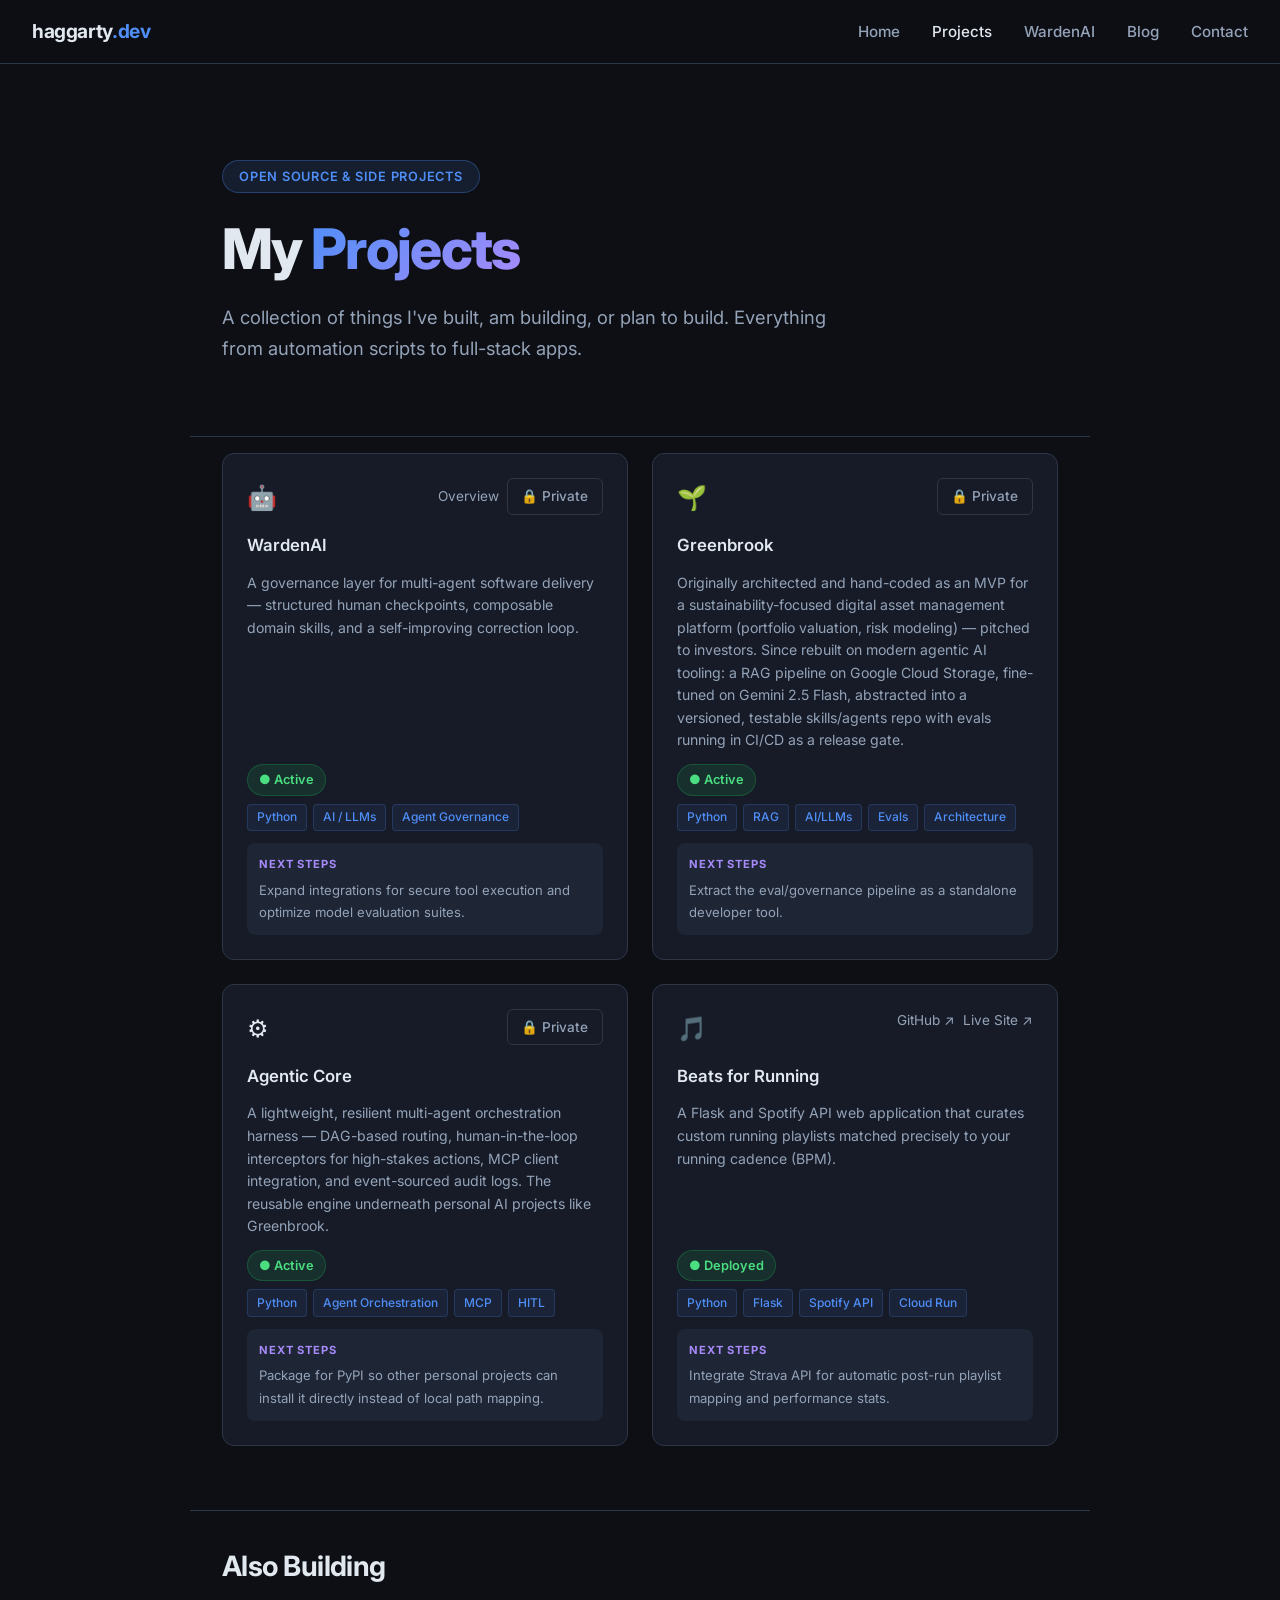
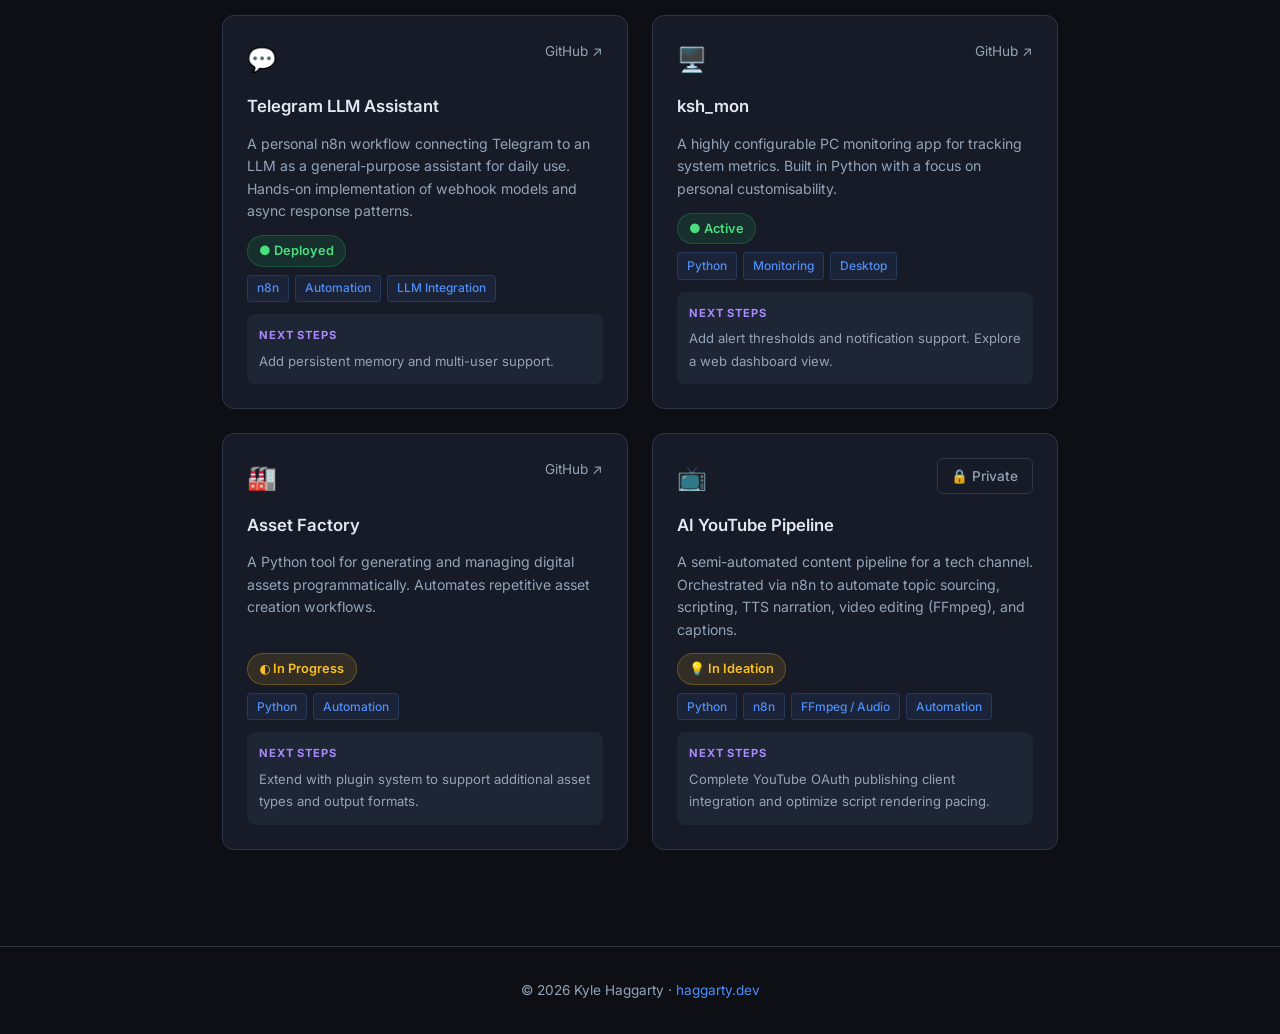
<file: projects.html>
<!DOCTYPE html>
<html lang="en">
<head>
  <meta charset="UTF-8" />
  <meta name="viewport" content="width=device-width, initial-scale=1.0" />
  <title>Projects — Kyle Haggarty</title>
  <meta name="description" content="Kyle Haggarty's project portfolio — current work, progress and next steps." />
  <link rel="preconnect" href="https://fonts.googleapis.com" />
  <link rel="preconnect" href="https://fonts.gstatic.com" crossorigin />
  <link href="https://fonts.googleapis.com/css2?family=Inter:wght@400;500;600;700;800&display=swap" rel="stylesheet" />
  <link rel="stylesheet" href="styles.css?v=20260823" />
  <link rel="icon" type="image/svg+xml" href="favicon.svg" />
  <link rel="apple-touch-icon" href="apple-touch-icon.png" />
</head>
<body>

  <!-- NAV -->
  <nav>
    <a href="index.html" class="nav-brand">haggarty<span>.dev</span></a>
    <ul class="nav-links">
      <li><a href="index.html">Home</a></li>
      <li><a href="projects.html" class="active">Projects</a></li>
      <li><a href="warden.html">WardenAI</a></li>
      <li><a href="blog.html">Blog</a></li>
      <li><a href="contact.html">Contact</a></li>
    </ul>
  </nav>

  <!-- HEADER -->
  <div class="hero" style="padding-bottom:2rem;">
    <div class="hero-tag">Open Source &amp; Side Projects</div>
    <h1>My <span class="highlight">Projects</span></h1>
    <p class="hero-sub">
      A collection of things I've built, am building, or plan to build. Everything from automation scripts to full-stack apps.
    </p>
  </div>

  <!-- PROJECTS GRID -->
  <section style="padding-top:1rem;">
    <div class="projects-grid">

      <!-- WardenAI -->
      <div class="project-card">
        <div class="project-header">
          <span class="project-icon">🤖</span>
          <div class="project-links">
            <a href="warden.html">Overview</a>
            <span class="badge-private">🔒 Private</span>
          </div>
        </div>
        <div class="project-name"><a href="warden.html" style="color:inherit;">WardenAI</a></div>
        <div class="project-desc">A governance layer for multi-agent software delivery — structured human checkpoints, composable domain skills, and a self-improving correction loop.</div>
        <div class="project-meta">
          <span class="project-status status-active">● Active</span>
          <div class="project-tags">
            <span class="project-tag">Python</span>
            <span class="project-tag">AI / LLMs</span>
            <span class="project-tag">Agent Governance</span>
          </div>
        </div>
        <div class="project-next">
          <div class="project-next-label">Next Steps</div>
          <p>Expand integrations for secure tool execution and optimize model evaluation suites.</p>
        </div>
      </div>

      <!-- greenbrook -->
      <div class="project-card">
        <div class="project-header">
          <span class="project-icon">🌱</span>
          <div class="project-links">
            <span class="badge-private">🔒 Private</span>
          </div>
        </div>
        <div class="project-name">Greenbrook</div>
        <div class="project-desc">Originally architected and hand-coded as an MVP for a sustainability-focused digital asset management platform (portfolio valuation, risk modeling) — pitched to investors. Since rebuilt on modern agentic AI tooling: a RAG pipeline on Google Cloud Storage, fine-tuned on Gemini 2.5 Flash, abstracted into a versioned, testable skills/agents repo with evals running in CI/CD as a release gate.</div>
        <div class="project-meta">
          <span class="project-status status-active">● Active</span>
          <div class="project-tags">
            <span class="project-tag">Python</span>
            <span class="project-tag">RAG</span>
            <span class="project-tag">AI/LLMs</span>
            <span class="project-tag">Evals</span>
            <span class="project-tag">Architecture</span>
          </div>
        </div>
        <div class="project-next">
          <div class="project-next-label">Next Steps</div>
          <p>Extract the eval/governance pipeline as a standalone developer tool.</p>
        </div>
      </div>

      <!-- agentic-core -->
      <div class="project-card">
        <div class="project-header">
          <span class="project-icon">⚙️</span>
          <div class="project-links">
            <span class="badge-private">🔒 Private</span>
          </div>
        </div>
        <div class="project-name">Agentic Core</div>
        <div class="project-desc">A lightweight, resilient multi-agent orchestration harness — DAG-based routing, human-in-the-loop interceptors for high-stakes actions, MCP client integration, and event-sourced audit logs. The reusable engine underneath personal AI projects like Greenbrook.</div>
        <div class="project-meta">
          <span class="project-status status-active">● Active</span>
          <div class="project-tags">
            <span class="project-tag">Python</span>
            <span class="project-tag">Agent Orchestration</span>
            <span class="project-tag">MCP</span>
            <span class="project-tag">HITL</span>
          </div>
        </div>
        <div class="project-next">
          <div class="project-next-label">Next Steps</div>
          <p>Package for PyPI so other personal projects can install it directly instead of local path mapping.</p>
        </div>
      </div>

      <!-- beatsforrunning -->
      <div class="project-card">
        <div class="project-header">
          <span class="project-icon">🎵</span>
          <div class="project-links">
            <a href="https://github.com/haggarty15/beatsforrunning" target="_blank" rel="noopener">GitHub ↗</a>
            <a href="https://pacebeats.run/" target="_blank" rel="noopener">Live Site ↗</a>
          </div>
        </div>
        <div class="project-name">Beats for Running</div>
        <div class="project-desc">A Flask and Spotify API web application that curates custom running playlists matched precisely to your running cadence (BPM).</div>
        <div class="project-meta">
          <span class="project-status status-active">● Deployed</span>
          <div class="project-tags">
            <span class="project-tag">Python</span>
            <span class="project-tag">Flask</span>
            <span class="project-tag">Spotify API</span>
            <span class="project-tag">Cloud Run</span>
          </div>
        </div>
        <div class="project-next">
          <div class="project-next-label">Next Steps</div>
          <p>Integrate Strava API for automatic post-run playlist mapping and performance stats.</p>
        </div>
      </div>

    </div>
  </section>

  <!-- ALSO BUILDING -->
  <section style="border-top:1px solid var(--border); padding-top:2rem;">
    <div class="section-title" style="margin-bottom:1.5rem;">Also Building</div>
    <div class="projects-grid">

      <!-- telegram-assistant -->
      <div class="project-card">
        <div class="project-header">
          <span class="project-icon">💬</span>
          <div class="project-links">
            <!-- No public repo link specified in brief, can link generally to github profile -->
            <a href="https://github.com/haggarty15" target="_blank" rel="noopener">GitHub ↗</a>
          </div>
        </div>
        <div class="project-name">Telegram LLM Assistant</div>
        <div class="project-desc">A personal n8n workflow connecting Telegram to an LLM as a general-purpose assistant for daily use. Hands-on implementation of webhook models and async response patterns.</div>
        <div class="project-meta">
          <span class="project-status status-active">● Deployed</span>
          <div class="project-tags">
            <span class="project-tag">n8n</span>
            <span class="project-tag">Automation</span>
            <span class="project-tag">LLM Integration</span>
          </div>
        </div>
        <div class="project-next">
          <div class="project-next-label">Next Steps</div>
          <p>Add persistent memory and multi-user support.</p>
        </div>
      </div>

      <!-- ksh_mon -->
      <div class="project-card">
        <div class="project-header">
          <span class="project-icon">🖥️</span>
          <div class="project-links">
            <a href="https://github.com/haggarty15/ksh_mon" target="_blank" rel="noopener">GitHub ↗</a>
          </div>
        </div>
        <div class="project-name">ksh_mon</div>
        <div class="project-desc">A highly configurable PC monitoring app for tracking system metrics. Built in Python with a focus on personal customisability.</div>
        <div class="project-meta">
          <span class="project-status status-active">● Active</span>
          <div class="project-tags">
            <span class="project-tag">Python</span>
            <span class="project-tag">Monitoring</span>
            <span class="project-tag">Desktop</span>
          </div>
        </div>
        <div class="project-next">
          <div class="project-next-label">Next Steps</div>
          <p>Add alert thresholds and notification support. Explore a web dashboard view.</p>
        </div>
      </div>

      <!-- asset-factory -->
      <div class="project-card">
        <div class="project-header">
          <span class="project-icon">🏭</span>
          <div class="project-links">
            <a href="https://github.com/haggarty15/asset-factory" target="_blank" rel="noopener">GitHub ↗</a>
          </div>
        </div>
        <div class="project-name">Asset Factory</div>
        <div class="project-desc">A Python tool for generating and managing digital assets programmatically. Automates repetitive asset creation workflows.</div>
        <div class="project-meta">
          <span class="project-status status-wip">◐ In Progress</span>
          <div class="project-tags">
            <span class="project-tag">Python</span>
            <span class="project-tag">Automation</span>
          </div>
        </div>
        <div class="project-next">
          <div class="project-next-label">Next Steps</div>
          <p>Extend with plugin system to support additional asset types and output formats.</p>
        </div>
      </div>

      <!-- youtube-pipeline -->
      <div class="project-card">
        <div class="project-header">
          <span class="project-icon">📺</span>
          <div class="project-links">
            <span class="badge-private">🔒 Private</span>
          </div>
        </div>
        <div class="project-name">AI YouTube Pipeline</div>
        <div class="project-desc">A semi-automated content pipeline for a tech channel. Orchestrated via n8n to automate topic sourcing, scripting, TTS narration, video editing (FFmpeg), and captions.</div>
        <div class="project-meta">
          <span class="project-status status-wip">💡 In Ideation</span>
          <div class="project-tags">
            <span class="project-tag">Python</span>
            <span class="project-tag">n8n</span>
            <span class="project-tag">FFmpeg / Audio</span>
            <span class="project-tag">Automation</span>
          </div>
        </div>
        <div class="project-next">
          <div class="project-next-label">Next Steps</div>
          <p>Complete YouTube OAuth publishing client integration and optimize script rendering pacing.</p>
        </div>
      </div>


    </div>
  </section>

  <footer>
    <p>© 2026 Kyle Haggarty · <a href="https://haggarty.dev">haggarty.dev</a></p>
  </footer>

</body>
</html>
</file>
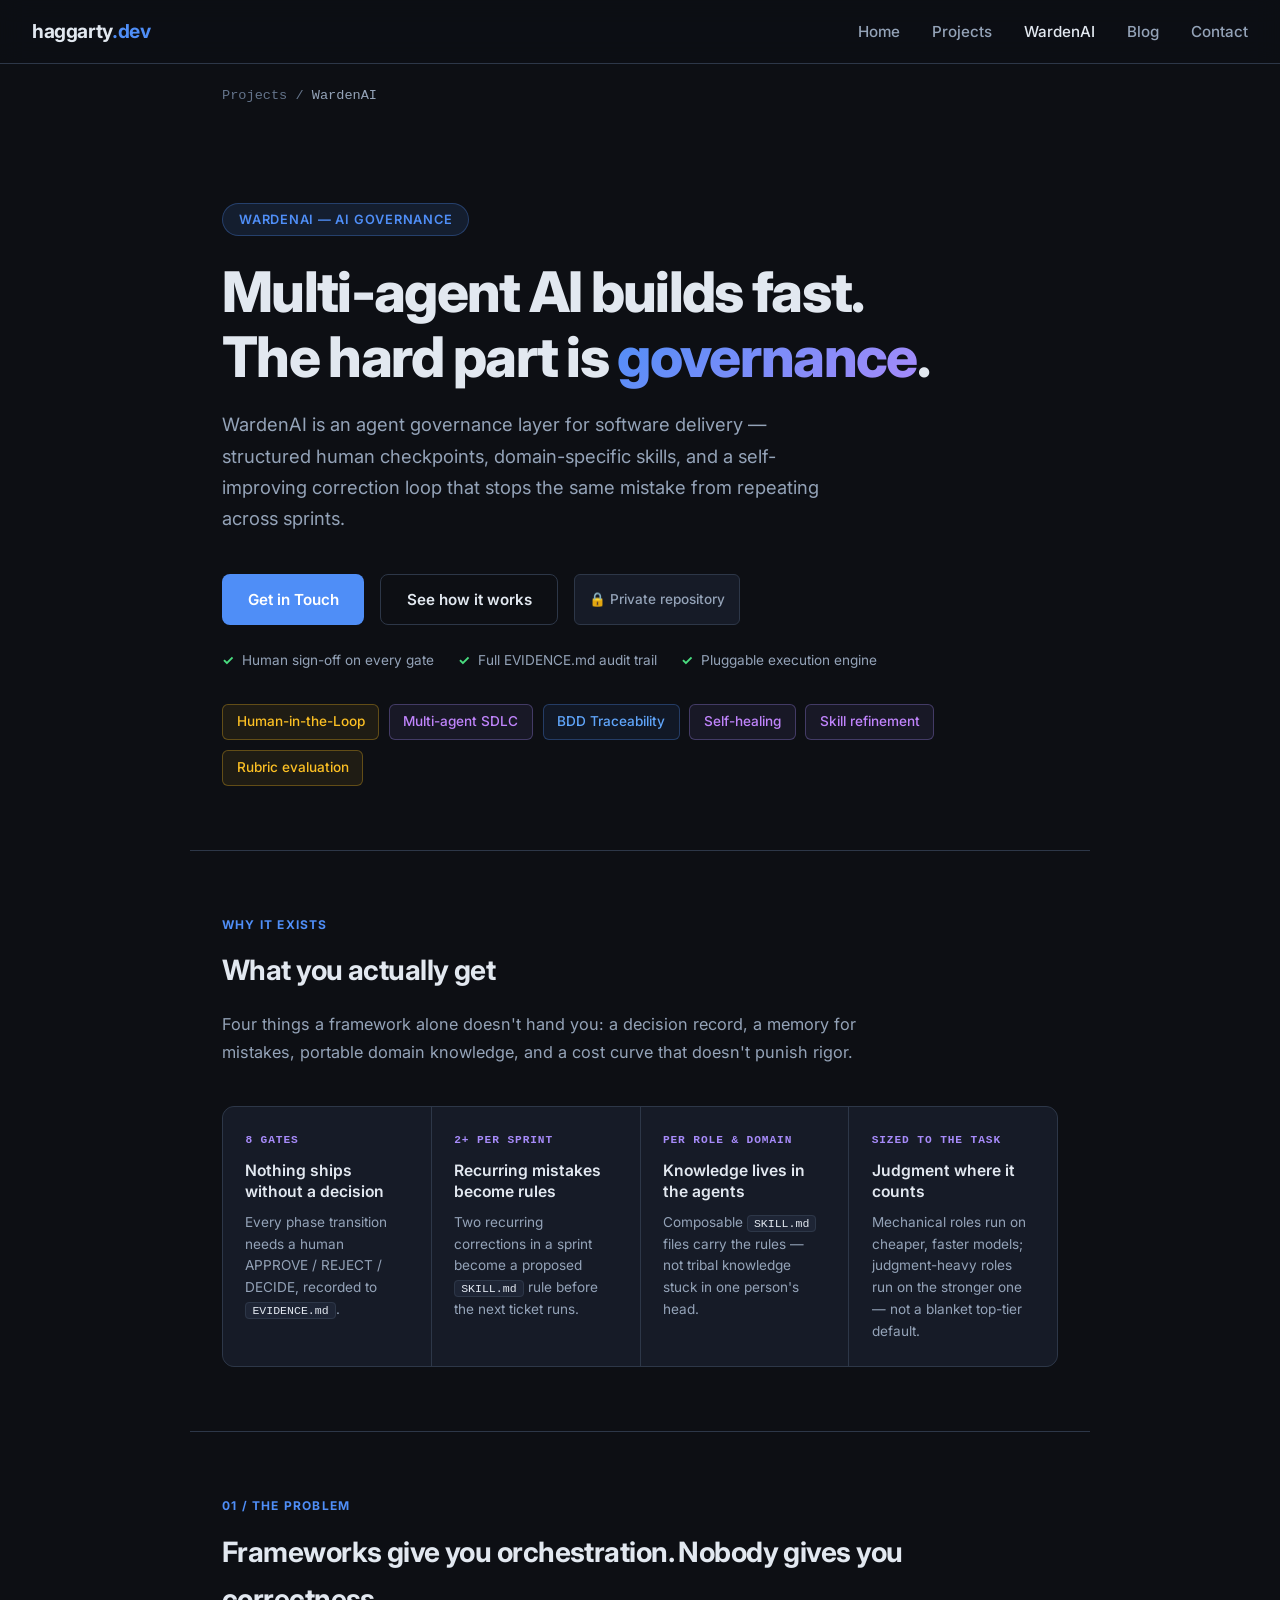
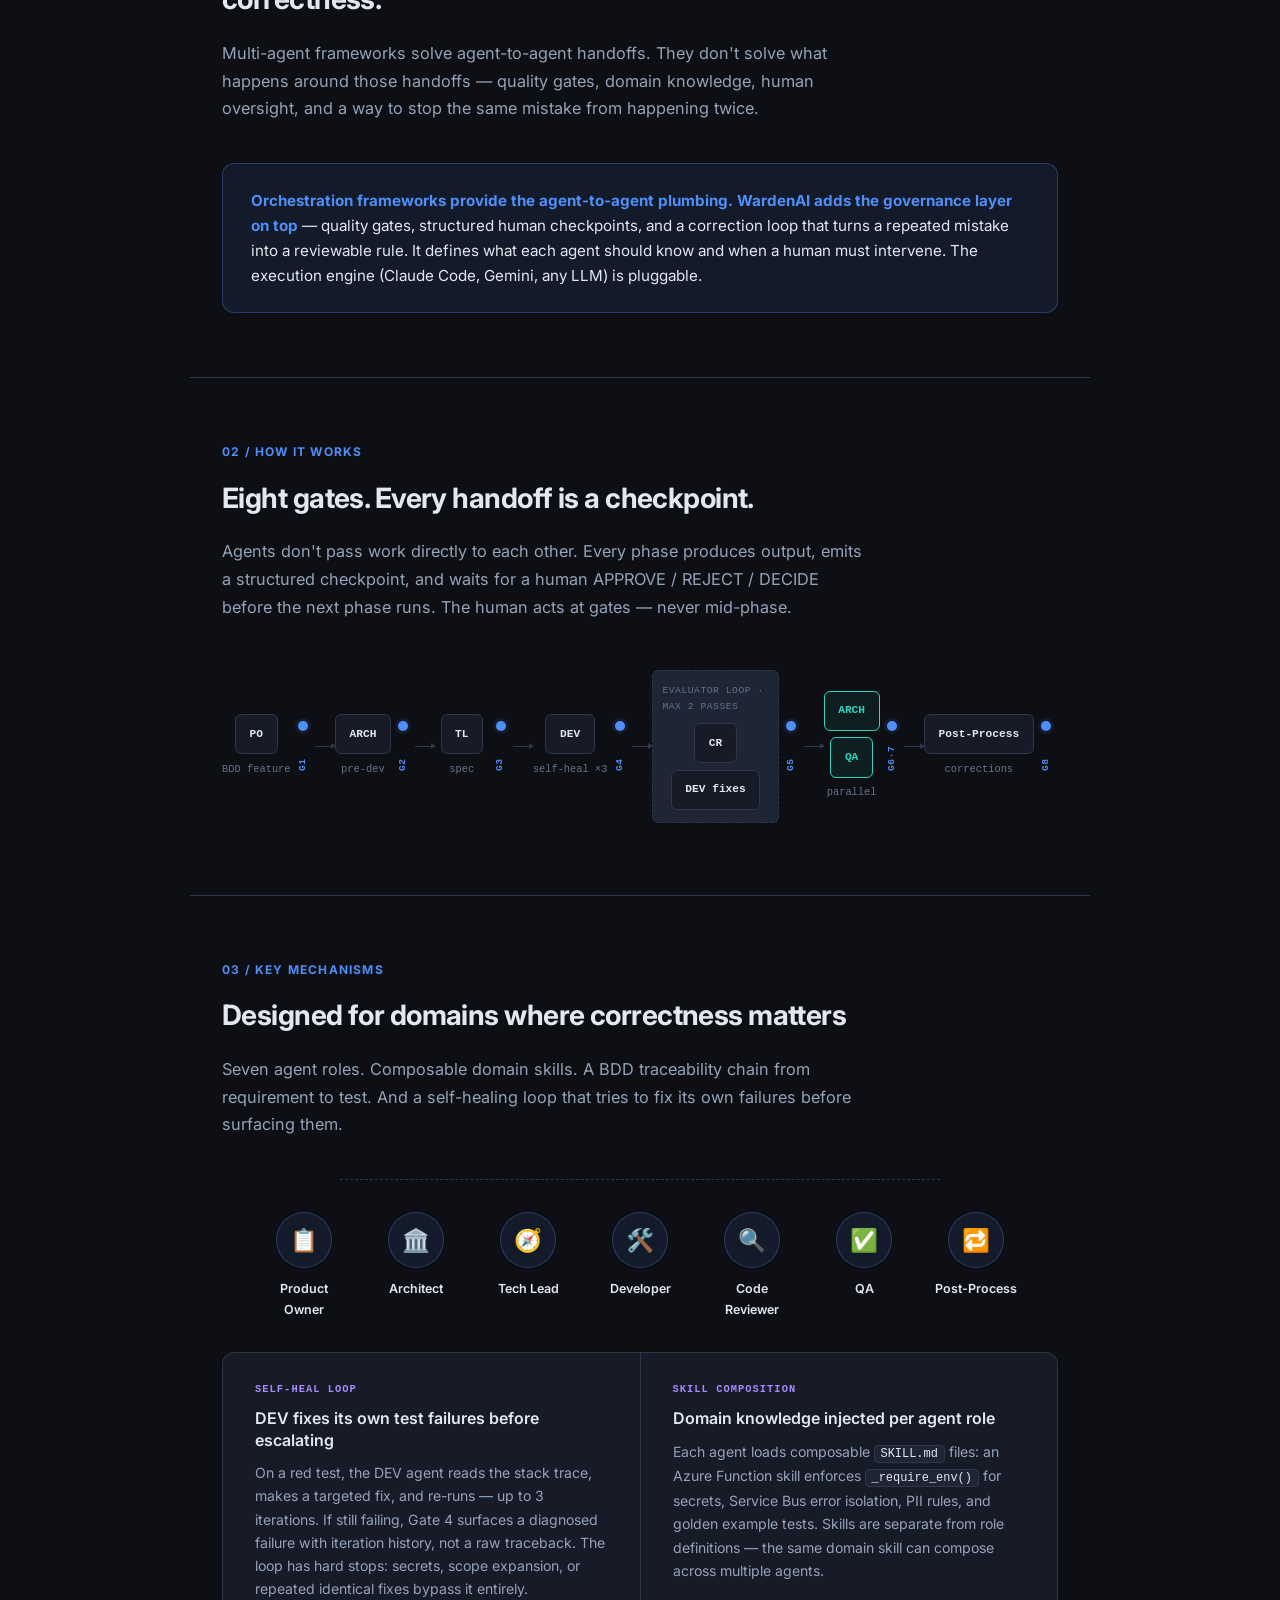
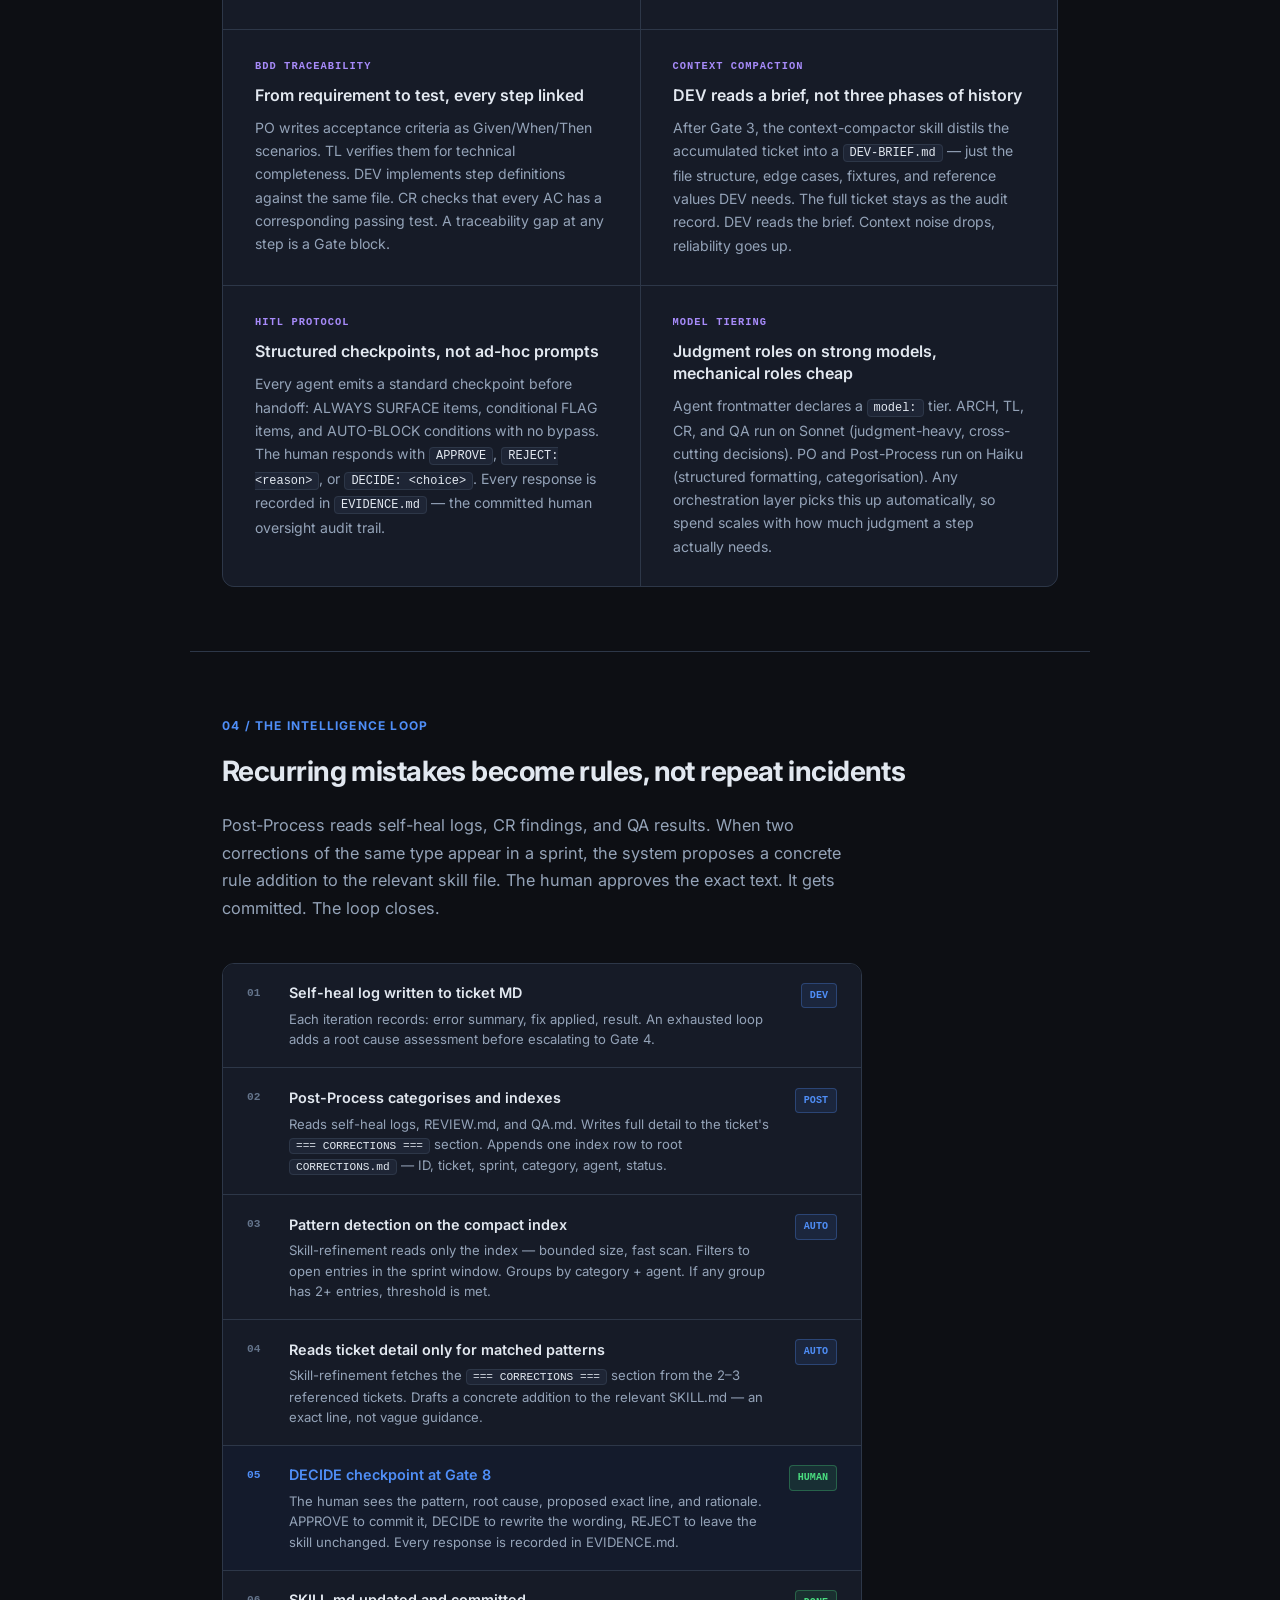
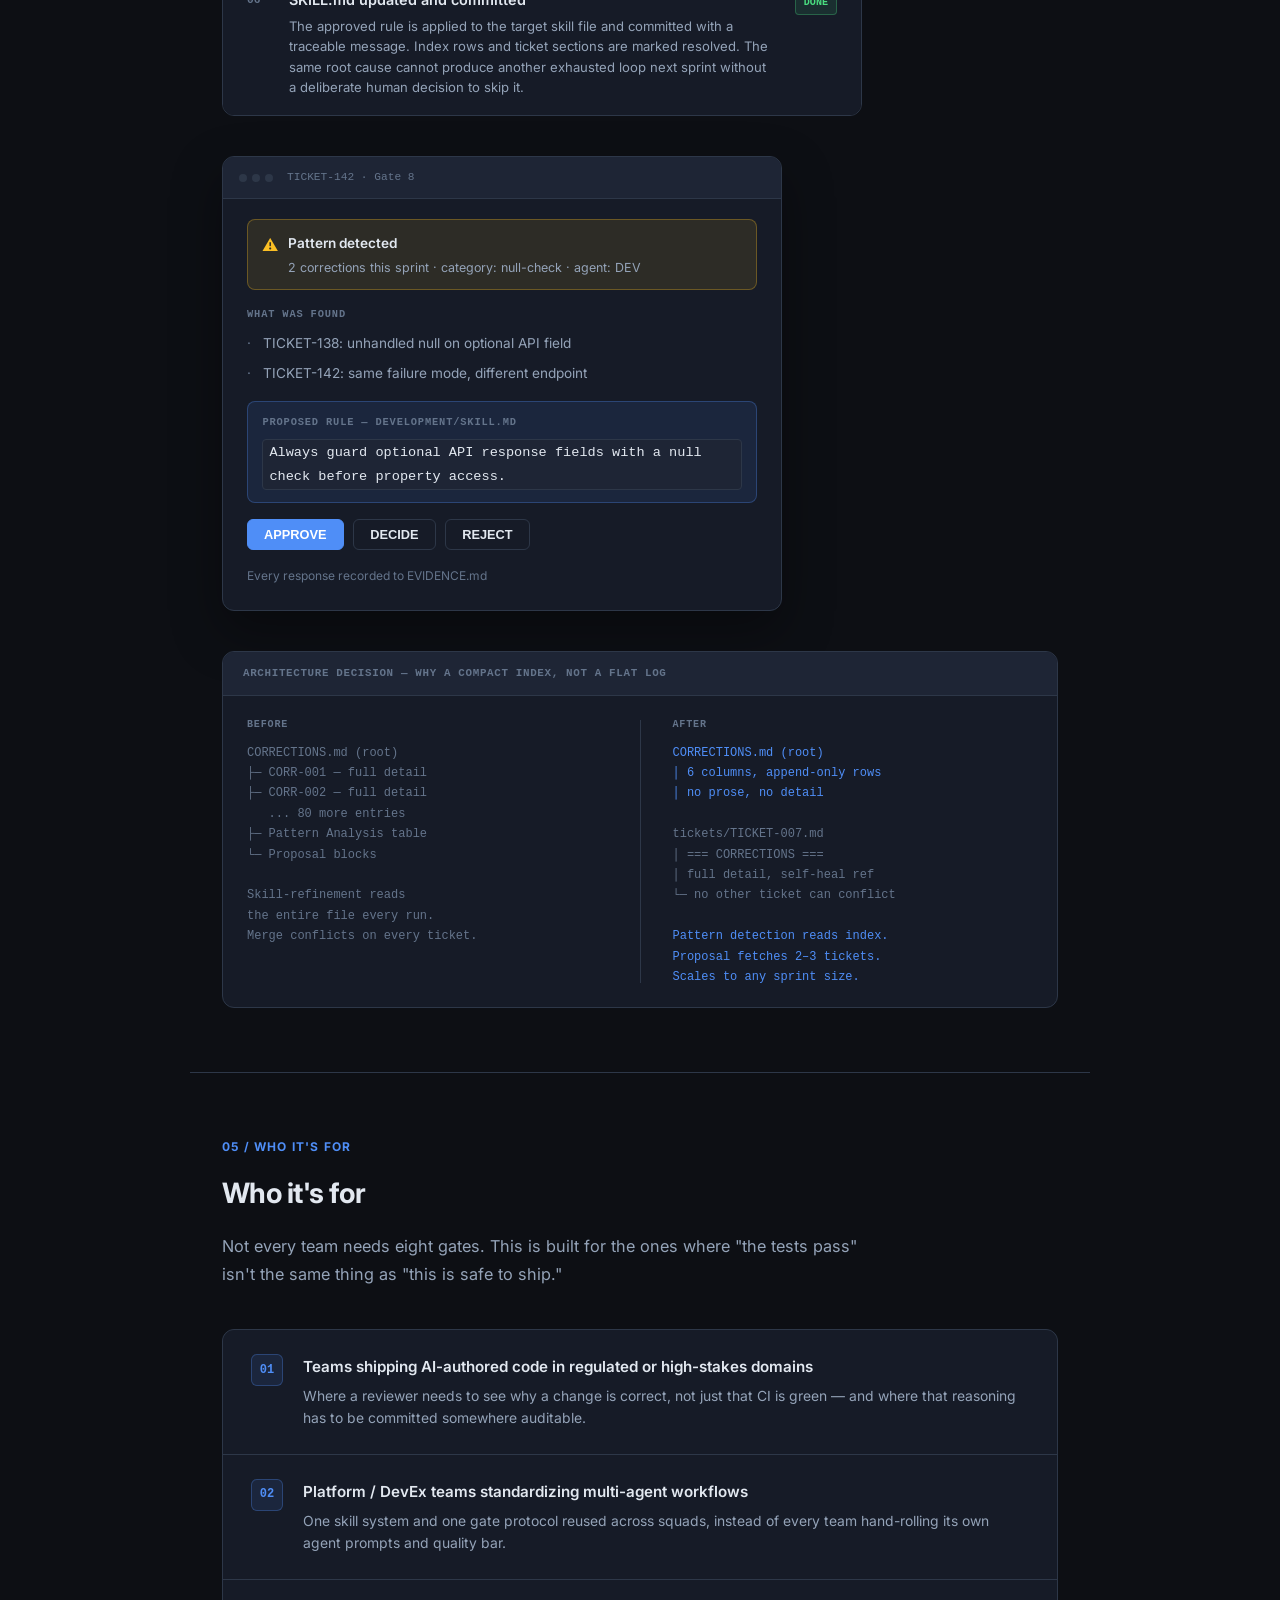
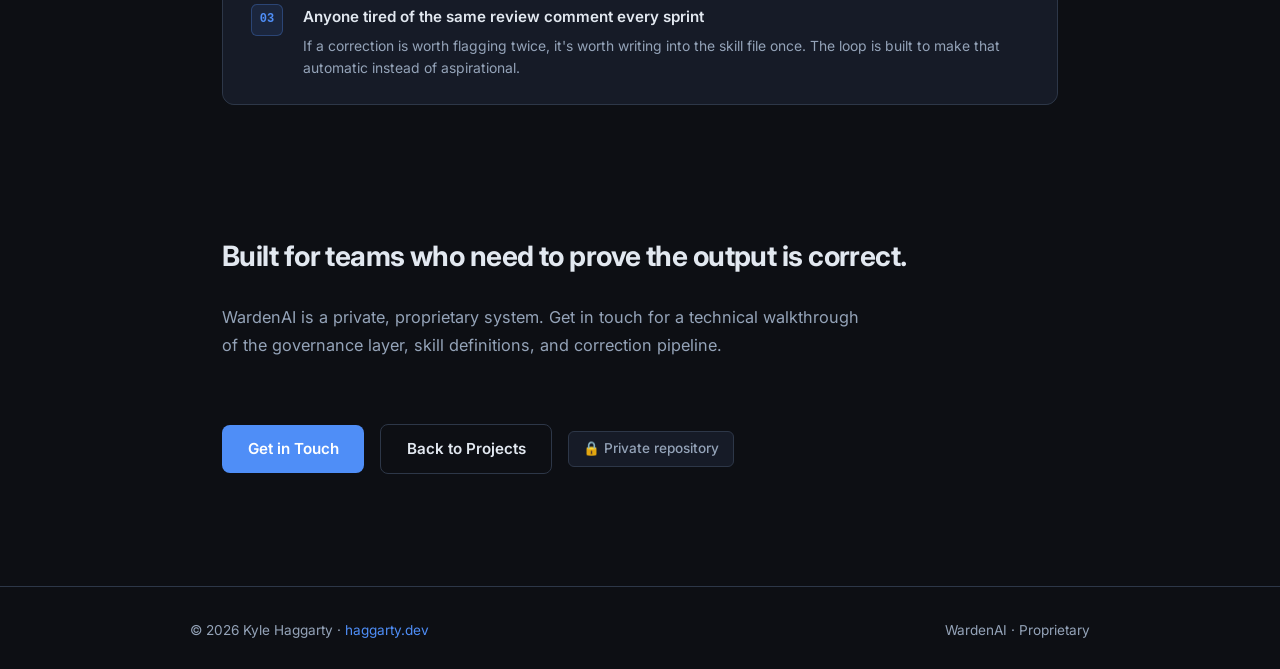
<file: warden.html>
<!DOCTYPE html>
<html lang="en">

<head>
  <meta charset="UTF-8" />
  <meta name="viewport" content="width=device-width, initial-scale=1.0" />
  <title>WardenAI — Kyle Haggarty</title>
  <meta name="description" content="WardenAI — a governance layer for multi-agent software delivery: structured human checkpoints, composable domain skills, and a self-improving correction loop." />
  <link rel="preconnect" href="https://fonts.googleapis.com" />
  <link rel="preconnect" href="https://fonts.gstatic.com" crossorigin />
  <link href="https://fonts.googleapis.com/css2?family=Inter:wght@400;500;600;700;800&display=swap" rel="stylesheet" />
  <link rel="stylesheet" href="styles.css?v=20260823" />
  <link rel="icon" type="image/svg+xml" href="favicon.svg" />
  <link rel="apple-touch-icon" href="apple-touch-icon.png" />
</head>

<body>

  <!-- NAV -->
  <nav>
    <a href="index.html" class="nav-brand">haggarty<span>.dev</span></a>
    <ul class="nav-links">
      <li><a href="index.html">Home</a></li>
      <li><a href="projects.html">Projects</a></li>
      <li><a href="warden.html" class="active">WardenAI</a></li>
      <li><a href="blog.html">Blog</a></li>
      <li><a href="contact.html">Contact</a></li>
    </ul>
  </nav>

  <div class="breadcrumb">
    <a href="projects.html">Projects</a> / <span class="current">WardenAI</span>
  </div>

  <!-- HERO -->
  <div class="hero">
    <div class="hero-tag">WardenAI — AI Governance</div>
    <h1>Multi-agent AI builds fast.<br />The hard part is <span class="highlight">governance</span>.</h1>
    <p class="hero-sub">
      WardenAI is an agent governance layer for software delivery — structured human checkpoints, domain-specific
      skills, and a self-improving correction loop that stops the same mistake from repeating across sprints.
    </p>
    <div class="hero-actions">
      <a href="contact.html" class="btn btn-primary">Get in Touch</a>
      <a href="#how-it-works" class="btn btn-outline">See how it works</a>
      <span class="badge-private">🔒 Private repository</span>
    </div>
    <div class="trust-row">
      <span>Human sign-off on every gate</span>
      <span>Full EVIDENCE.md audit trail</span>
      <span>Pluggable execution engine</span>
    </div>
    <div class="skills-list" style="margin-top:2rem;">
      <span class="skill-tag tag-product">Human-in-the-Loop</span>
      <span class="skill-tag tag-ai">Multi-agent SDLC</span>
      <span class="skill-tag tag-backend">BDD Traceability</span>
      <span class="skill-tag tag-ai">Self-healing</span>
      <span class="skill-tag tag-ai">Skill refinement</span>
      <span class="skill-tag tag-product">Rubric evaluation</span>
    </div>
  </div>

  <!-- VALUE PROPOSITIONS -->
  <section id="value">
    <div class="section-label">Why It Exists</div>
    <div class="section-title" style="margin-bottom:1rem;">What you actually get</div>
    <p class="lead">Four things a framework alone doesn't hand you: a decision record, a memory for mistakes,
      portable domain knowledge, and a cost curve that doesn't punish rigor.</p>

    <div class="value-grid">
      <div class="value-card">
        <div class="value-stat">8 gates</div>
        <h3>Nothing ships without a decision</h3>
        <p>Every phase transition needs a human APPROVE / REJECT / DECIDE, recorded to <code>EVIDENCE.md</code>.</p>
      </div>
      <div class="value-card">
        <div class="value-stat">2+ per sprint</div>
        <h3>Recurring mistakes become rules</h3>
        <p>Two recurring corrections in a sprint become a proposed <code>SKILL.md</code> rule before the next ticket runs.</p>
      </div>
      <div class="value-card">
        <div class="value-stat">per role &amp; domain</div>
        <h3>Knowledge lives in the agents</h3>
        <p>Composable <code>SKILL.md</code> files carry the rules — not tribal knowledge stuck in one person's head.</p>
      </div>
      <div class="value-card">
        <div class="value-stat">sized to the task</div>
        <h3>Judgment where it counts</h3>
        <p>Mechanical roles run on cheaper, faster models; judgment-heavy roles run on the stronger one — not a blanket top-tier default.</p>
      </div>
    </div>
  </section>

  <!-- PROBLEM -->
  <section id="problem">
    <div class="section-label">01 / The Problem</div>
    <div class="section-title" style="margin-bottom:1rem;">Frameworks give you orchestration. Nobody gives you correctness.</div>
    <p class="lead">Multi-agent frameworks solve agent-to-agent handoffs. They don't solve what happens around
      those handoffs — quality gates, domain knowledge, human oversight, and a way to stop the same mistake
      from happening twice.</p>

    <div class="thesis-box">
      <strong>Orchestration frameworks provide the agent-to-agent plumbing. WardenAI adds the governance layer on
      top</strong> — quality gates, structured human checkpoints, and a correction loop that turns a repeated
      mistake into a reviewable rule. It defines what each agent should know and when a human must intervene.
      The execution engine (Claude Code, Gemini, any LLM) is pluggable.
    </div>
  </section>

  <!-- FLOW -->
  <section id="how-it-works">
    <div class="section-label">02 / How It Works</div>
    <div class="section-title" style="margin-bottom:1rem;">Eight gates. Every handoff is a checkpoint.</div>
    <p class="lead">Agents don't pass work directly to each other. Every phase produces output, emits a structured
      checkpoint, and waits for a human APPROVE / REJECT / DECIDE before the next phase runs. The human acts at
      gates — never mid-phase.</p>

    <div class="flow-wrap">
      <div class="flow">
        <div class="flow-phase">
          <div class="flow-bubble">PO</div>
          <div class="flow-sub">BDD feature</div>
        </div>
        <div class="flow-gate"><div class="gate-dot"></div><div class="gate-label">G1</div></div>
        <div class="flow-arrow"></div>
        <div class="flow-phase">
          <div class="flow-bubble">ARCH</div>
          <div class="flow-sub">pre-dev</div>
        </div>
        <div class="flow-gate"><div class="gate-dot"></div><div class="gate-label">G2</div></div>
        <div class="flow-arrow"></div>
        <div class="flow-phase">
          <div class="flow-bubble">TL</div>
          <div class="flow-sub">spec</div>
        </div>
        <div class="flow-gate"><div class="gate-dot"></div><div class="gate-label">G3</div></div>
        <div class="flow-arrow"></div>
        <div class="flow-phase">
          <div class="flow-bubble">DEV</div>
          <div class="flow-sub">self-heal ×3</div>
        </div>
        <div class="flow-gate"><div class="gate-dot"></div><div class="gate-label">G4</div></div>
        <div class="flow-arrow"></div>
        <div class="flow-loop">
          <div class="flow-loop-label">Evaluator loop · max 2 passes</div>
          <div class="flow-pair">
            <div class="flow-bubble">CR</div>
            <div class="flow-bubble">DEV fixes</div>
          </div>
        </div>
        <div class="flow-gate"><div class="gate-dot"></div><div class="gate-label">G5</div></div>
        <div class="flow-arrow"></div>
        <div class="flow-phase">
          <div class="flow-pair" style="gap:0.4rem">
            <div class="flow-bubble parallel">ARCH</div>
            <div class="flow-bubble parallel">QA</div>
          </div>
          <div class="flow-sub">parallel</div>
        </div>
        <div class="flow-gate"><div class="gate-dot"></div><div class="gate-label">G6·7</div></div>
        <div class="flow-arrow"></div>
        <div class="flow-phase">
          <div class="flow-bubble">Post-Process</div>
          <div class="flow-sub">corrections</div>
        </div>
        <div class="flow-gate"><div class="gate-dot"></div><div class="gate-label">G8</div></div>
      </div>
    </div>
  </section>

  <!-- FEATURES -->
  <section id="features">
    <div class="section-label">03 / Key Mechanisms</div>
    <div class="section-title" style="margin-bottom:1rem;">Designed for domains where correctness matters</div>
    <p class="lead">Seven agent roles. Composable domain skills. A BDD traceability chain from requirement to test.
      And a self-healing loop that tries to fix its own failures before surfacing them.</p>

    <div class="agent-connector"></div>
    <div class="agent-row">
      <div class="agent-node">
        <div class="agent-node-icon">📋</div>
        <div class="agent-node-label">Product Owner</div>
      </div>
      <div class="agent-node">
        <div class="agent-node-icon">🏛️</div>
        <div class="agent-node-label">Architect</div>
      </div>
      <div class="agent-node">
        <div class="agent-node-icon">🧭</div>
        <div class="agent-node-label">Tech Lead</div>
      </div>
      <div class="agent-node">
        <div class="agent-node-icon">🛠️</div>
        <div class="agent-node-label">Developer</div>
      </div>
      <div class="agent-node">
        <div class="agent-node-icon">🔍</div>
        <div class="agent-node-label">Code Reviewer</div>
      </div>
      <div class="agent-node">
        <div class="agent-node-icon">✅</div>
        <div class="agent-node-label">QA</div>
      </div>
      <div class="agent-node">
        <div class="agent-node-icon">🔁</div>
        <div class="agent-node-label">Post-Process</div>
      </div>
    </div>

    <div class="feature-grid">
      <div class="feature-card">
        <div class="feature-card-label">Self-Heal Loop</div>
        <h3>DEV fixes its own test failures before escalating</h3>
        <p>On a red test, the DEV agent reads the stack trace, makes a targeted fix, and re-runs — up to 3
          iterations. If still failing, Gate 4 surfaces a diagnosed failure with iteration history, not a raw
          traceback. The loop has hard stops: secrets, scope expansion, or repeated identical fixes bypass it
          entirely.</p>
      </div>
      <div class="feature-card">
        <div class="feature-card-label">Skill Composition</div>
        <h3>Domain knowledge injected per agent role</h3>
        <p>Each agent loads composable <code>SKILL.md</code> files: an Azure Function skill enforces
          <code>_require_env()</code> for secrets, Service Bus error isolation, PII rules, and golden example tests.
          Skills are separate from role definitions — the same domain skill can compose across multiple agents.</p>
      </div>
      <div class="feature-card">
        <div class="feature-card-label">BDD Traceability</div>
        <h3>From requirement to test, every step linked</h3>
        <p>PO writes acceptance criteria as Given/When/Then scenarios. TL verifies them for technical completeness.
          DEV implements step definitions against the same file. CR checks that every AC has a corresponding
          passing test. A traceability gap at any step is a Gate block.</p>
      </div>
      <div class="feature-card">
        <div class="feature-card-label">Context Compaction</div>
        <h3>DEV reads a brief, not three phases of history</h3>
        <p>After Gate 3, the context-compactor skill distils the accumulated ticket into a <code>DEV-BRIEF.md</code>
          — just the file structure, edge cases, fixtures, and reference values DEV needs. The full ticket stays as
          the audit record. DEV reads the brief. Context noise drops, reliability goes up.</p>
      </div>
      <div class="feature-card">
        <div class="feature-card-label">HITL Protocol</div>
        <h3>Structured checkpoints, not ad-hoc prompts</h3>
        <p>Every agent emits a standard checkpoint before handoff: ALWAYS SURFACE items, conditional FLAG items,
          and AUTO-BLOCK conditions with no bypass. The human responds with <code>APPROVE</code>,
          <code>REJECT: &lt;reason&gt;</code>, or <code>DECIDE: &lt;choice&gt;</code>. Every response is recorded
          in <code>EVIDENCE.md</code> — the committed human oversight audit trail.</p>
      </div>
      <div class="feature-card">
        <div class="feature-card-label">Model Tiering</div>
        <h3>Judgment roles on strong models, mechanical roles cheap</h3>
        <p>Agent frontmatter declares a <code>model:</code> tier. ARCH, TL, CR, and QA run on Sonnet
          (judgment-heavy, cross-cutting decisions). PO and Post-Process run on Haiku (structured formatting,
          categorisation). Any orchestration layer picks this up automatically, so spend scales with how much
          judgment a step actually needs.</p>
      </div>
    </div>
  </section>

  <!-- SELF-IMPROVEMENT LOOP -->
  <section id="loop">
    <div class="section-label">04 / The Intelligence Loop</div>
    <div class="section-title" style="margin-bottom:1rem;">Recurring mistakes become rules, not repeat incidents</div>
    <p class="lead">Post-Process reads self-heal logs, CR findings, and QA results. When two corrections of the same
      type appear in a sprint, the system proposes a concrete rule addition to the relevant skill file. The human
      approves the exact text. It gets committed. The loop closes.</p>

    <div class="loop-diagram">
      <div class="loop-step">
        <div class="loop-step-n">01</div>
        <div class="loop-step-content">
          <div class="loop-step-title">Self-heal log written to ticket MD</div>
          <div class="loop-step-desc">Each iteration records: error summary, fix applied, result. An exhausted loop
            adds a root cause assessment before escalating to Gate 4.</div>
        </div>
        <span class="loop-step-badge badge-accent">DEV</span>
      </div>
      <div class="loop-step">
        <div class="loop-step-n">02</div>
        <div class="loop-step-content">
          <div class="loop-step-title">Post-Process categorises and indexes</div>
          <div class="loop-step-desc">Reads self-heal logs, REVIEW.md, and QA.md. Writes full detail to the
            ticket's <code>=== CORRECTIONS ===</code> section. Appends one index row to root
            <code>CORRECTIONS.md</code> — ID, ticket, sprint, category, agent, status.</div>
        </div>
        <span class="loop-step-badge badge-accent">POST</span>
      </div>
      <div class="loop-step">
        <div class="loop-step-n">03</div>
        <div class="loop-step-content">
          <div class="loop-step-title">Pattern detection on the compact index</div>
          <div class="loop-step-desc">Skill-refinement reads only the index — bounded size, fast scan. Filters to
            open entries in the sprint window. Groups by category + agent. If any group has 2+ entries, threshold
            is met.</div>
        </div>
        <span class="loop-step-badge badge-accent">AUTO</span>
      </div>
      <div class="loop-step">
        <div class="loop-step-n">04</div>
        <div class="loop-step-content">
          <div class="loop-step-title">Reads ticket detail only for matched patterns</div>
          <div class="loop-step-desc">Skill-refinement fetches the <code>=== CORRECTIONS ===</code> section from
            the 2–3 referenced tickets. Drafts a concrete addition to the relevant SKILL.md — an exact line, not
            vague guidance.</div>
        </div>
        <span class="loop-step-badge badge-accent">AUTO</span>
      </div>
      <div class="loop-step loop-feedback">
        <div class="loop-step-n" style="color:var(--accent)">05</div>
        <div class="loop-step-content">
          <div class="loop-step-title">DECIDE checkpoint at Gate 8</div>
          <div class="loop-step-desc">The human sees the pattern, root cause, proposed exact line, and rationale.
            APPROVE to commit it, DECIDE to rewrite the wording, REJECT to leave the skill unchanged. Every
            response is recorded in EVIDENCE.md.</div>
        </div>
        <span class="loop-step-badge badge-good">HUMAN</span>
      </div>
      <div class="loop-step">
        <div class="loop-step-n">06</div>
        <div class="loop-step-content">
          <div class="loop-step-title">SKILL.md updated and committed</div>
          <div class="loop-step-desc">The approved rule is applied to the target skill file and committed with a
            traceable message. Index rows and ticket sections are marked resolved. The same root cause cannot
            produce another exhausted loop next sprint without a deliberate human decision to skip it.</div>
        </div>
        <span class="loop-step-badge badge-good">DONE</span>
      </div>
    </div>

    <div class="mockup-card">
      <div class="mockup-header">
        <div class="mockup-dots"><span></span><span></span><span></span></div>
        <div class="mockup-header-label">TICKET-142 · Gate 8</div>
      </div>
      <div class="mockup-body">
        <div class="mockup-alert">
          <span class="mockup-alert-icon">⚠</span>
          <div>
            <div class="mockup-alert-title">Pattern detected</div>
            <div class="mockup-alert-sub">2 corrections this sprint · category: null-check · agent: DEV</div>
          </div>
        </div>
        <div>
          <div class="mockup-list-label">What was found</div>
          <ul class="mockup-list">
            <li>TICKET-138: unhandled null on optional API field</li>
            <li>TICKET-142: same failure mode, different endpoint</li>
          </ul>
        </div>
        <div class="mockup-proposed">
          <div class="mockup-list-label">Proposed rule — development/SKILL.md</div>
          <code>Always guard optional API response fields with a null check before property access.</code>
        </div>
        <div class="mockup-actions">
          <button class="mockup-btn primary">APPROVE</button>
          <button class="mockup-btn">DECIDE</button>
          <button class="mockup-btn">REJECT</button>
        </div>
        <div class="mockup-note">Every response recorded to EVIDENCE.md</div>
      </div>
    </div>

    <div class="arch-note">
      <div class="arch-note-header">Architecture decision — why a compact index, not a flat log</div>
      <div class="arch-note-body">
        <div class="arch-col">
          <div class="arch-col-label">Before</div>
          <pre><span class="dim">CORRECTIONS.md (root)</span>
<span class="dim">├─ CORR-001 — full detail</span>
<span class="dim">├─ CORR-002 — full detail</span>
<span class="dim">   ... 80 more entries</span>
<span class="dim">├─ Pattern Analysis table</span>
<span class="dim">└─ Proposal blocks</span>

<span class="dim">Skill-refinement reads</span>
<span class="dim">the entire file every run.</span>
<span class="dim">Merge conflicts on every ticket.</span></pre>
        </div>
        <div class="arch-divider"></div>
        <div class="arch-col">
          <div class="arch-col-label">After</div>
          <pre><span class="hl">CORRECTIONS.md (root)</span>
<span class="hl">│ 6 columns, append-only rows</span>
<span class="hl">│ no prose, no detail</span>

<span class="dim">tickets/TICKET-007.md</span>
<span class="dim">│ === CORRECTIONS ===</span>
<span class="dim">│ full detail, self-heal ref</span>
<span class="dim">└─ no other ticket can conflict</span>

<span class="hl">Pattern detection reads index.</span>
<span class="hl">Proposal fetches 2–3 tickets.</span>
<span class="hl">Scales to any sprint size.</span></pre>
        </div>
      </div>
    </div>
  </section>

  <!-- WHO IT'S FOR -->
  <section id="who">
    <div class="section-label">05 / Who It's For</div>
    <div class="section-title" style="margin-bottom:1rem;">Who it's for</div>
    <p class="lead">Not every team needs eight gates. This is built for the ones where "the tests pass" isn't the
      same thing as "this is safe to ship."</p>

    <div class="who-grid">
      <div class="who-card">
        <div class="who-mark">01</div>
        <div>
          <h3>Teams shipping AI-authored code in regulated or high-stakes domains</h3>
          <p>Where a reviewer needs to see why a change is correct, not just that CI is green — and where that
            reasoning has to be committed somewhere auditable.</p>
        </div>
      </div>
      <div class="who-card">
        <div class="who-mark">02</div>
        <div>
          <h3>Platform / DevEx teams standardizing multi-agent workflows</h3>
          <p>One skill system and one gate protocol reused across squads, instead of every team hand-rolling its
            own agent prompts and quality bar.</p>
        </div>
      </div>
      <div class="who-card">
        <div class="who-mark">03</div>
        <div>
          <h3>Anyone tired of the same review comment every sprint</h3>
          <p>If a correction is worth flagging twice, it's worth writing into the skill file once. The loop is
            built to make that automatic instead of aspirational.</p>
        </div>
      </div>
    </div>
  </section>

  <!-- CTA -->
  <div class="cta-section" style="max-width:900px; margin:0 auto; padding:4rem 2rem 5rem; display:flex; flex-direction:column; gap:1.5rem;">
    <div class="section-title" style="margin-bottom:0;">Built for teams who need to prove the output is correct.</div>
    <p class="lead">WardenAI is a private, proprietary system. Get in touch for a technical walkthrough of the
      governance layer, skill definitions, and correction pipeline.</p>
    <div style="display:flex; gap:1rem; flex-wrap:wrap; align-items:center;">
      <a href="contact.html" class="btn btn-primary">Get in Touch</a>
      <a href="projects.html" class="btn btn-outline">Back to Projects</a>
      <span class="badge-private">🔒 Private repository</span>
    </div>
  </div>

  <footer>
    <div class="footer-inner">
      <span>© 2026 Kyle Haggarty · <a href="https://haggarty.dev">haggarty.dev</a></span>
      <span>WardenAI · Proprietary</span>
    </div>
  </footer>

</body>

</html>
</file>
<file: styles.css>
/* ===== RESET & BASE ===== */
*, *::before, *::after {
  box-sizing: border-box;
  margin: 0;
  padding: 0;
}

:root {
  --bg: #0d0f14;
  --surface: #161b27;
  --surface-2: #1e2535;
  --accent: #4f8ef7;
  --accent-2: #a78bfa;
  --text: #e2e8f0;
  --muted: #94a3b8;
  --muted-2: #64748b;
  --border: #2d3748;
  --radius: 12px;
  --font: 'Inter', system-ui, -apple-system, sans-serif;
  --font-mono: ui-monospace, 'SFMono-Regular', Menlo, Consolas, monospace;

  --accent-dim: rgba(79, 142, 247, 0.1);
  --accent-mid: rgba(79, 142, 247, 0.3);
  --good: #4ade80;
  --good-dim: rgba(74, 222, 128, 0.1);
  --good-mid: rgba(74, 222, 128, 0.3);
  --bad: #f87171;
  --bad-dim: rgba(248, 113, 113, 0.08);
  --teal: #2dd4bf;
  --teal-dim: rgba(45, 212, 191, 0.08);
  --warn: #fbbf24;
  --warn-dim: rgba(251, 191, 36, 0.1);
  --warn-mid: rgba(251, 191, 36, 0.3);
}

html {
  scroll-behavior: smooth;
}

body {
  background: var(--bg);
  color: var(--text);
  font-family: var(--font);
  font-size: 16px;
  line-height: 1.7;
  min-height: 100vh;
}

a {
  color: var(--accent);
  text-decoration: none;
  transition: color 0.2s;
}

a:hover {
  color: var(--accent-2);
}

/* ===== NAV ===== */
nav {
  position: sticky;
  top: 0;
  z-index: 100;
  background: rgba(13, 15, 20, 0.85);
  backdrop-filter: blur(12px);
  border-bottom: 1px solid var(--border);
  padding: 0 2rem;
  display: flex;
  align-items: center;
  justify-content: space-between;
  height: 64px;
}

.nav-brand {
  font-size: 1.2rem;
  font-weight: 700;
  color: var(--text);
  letter-spacing: -0.02em;
}

.nav-brand span {
  color: var(--accent);
}

.nav-links {
  display: flex;
  gap: 2rem;
  list-style: none;
}

.nav-links a {
  color: var(--muted);
  font-size: 0.95rem;
  font-weight: 500;
  transition: color 0.2s;
}

.nav-links a:hover,
.nav-links a.active {
  color: var(--text);
}

/* ===== HERO ===== */
.hero {
  max-width: 900px;
  margin: 0 auto;
  padding: 6rem 2rem 4rem;
}

.hero-tag {
  display: inline-block;
  background: rgba(79, 142, 247, 0.12);
  color: var(--accent);
  border: 1px solid rgba(79, 142, 247, 0.3);
  border-radius: 99px;
  padding: 0.3rem 1rem;
  font-size: 0.8rem;
  font-weight: 600;
  letter-spacing: 0.06em;
  text-transform: uppercase;
  margin-bottom: 1.5rem;
}

.hero h1 {
  font-size: clamp(2.2rem, 5vw, 3.5rem);
  font-weight: 800;
  letter-spacing: -0.03em;
  line-height: 1.15;
  margin-bottom: 1.25rem;
}

.hero h1 .highlight {
  background: linear-gradient(135deg, var(--accent), var(--accent-2));
  -webkit-background-clip: text;
  -webkit-text-fill-color: transparent;
  background-clip: text;
}

.hero-sub {
  font-size: 1.15rem;
  color: var(--muted);
  max-width: 620px;
  margin-bottom: 2.5rem;
}

.hero-actions {
  display: flex;
  gap: 1rem;
  flex-wrap: wrap;
}

.btn {
  display: inline-flex;
  align-items: center;
  gap: 0.5rem;
  padding: 0.7rem 1.6rem;
  border-radius: 8px;
  font-size: 0.95rem;
  font-weight: 600;
  cursor: pointer;
  border: none;
  transition: all 0.2s;
}

.btn-primary {
  background: var(--accent);
  color: #fff;
}

.btn-primary:hover {
  background: #3b7de8;
  color: #fff;
  transform: translateY(-1px);
}

.btn-outline {
  background: transparent;
  color: var(--text);
  border: 1px solid var(--border);
}

.btn-outline:hover {
  border-color: var(--accent);
  color: var(--accent);
  transform: translateY(-1px);
}

/* ===== SECTIONS ===== */
section {
  max-width: 900px;
  margin: 0 auto;
  padding: 4rem 2rem;
  border-top: 1px solid var(--border);
}

.section-label {
  font-size: 0.75rem;
  font-weight: 700;
  letter-spacing: 0.1em;
  text-transform: uppercase;
  color: var(--accent);
  margin-bottom: 0.75rem;
}

.section-title {
  font-size: 1.75rem;
  font-weight: 700;
  letter-spacing: -0.02em;
  margin-bottom: 2rem;
}

/* ===== ABOUT ===== */
.about-grid {
  display: grid;
  grid-template-columns: 1fr 1fr;
  gap: 3rem;
  align-items: start;
}

@media (max-width: 640px) {
  .about-grid {
    grid-template-columns: 1fr;
  }
}

.about-text p {
  color: var(--muted);
  margin-bottom: 1rem;
}

.about-text p:last-child {
  margin-bottom: 0;
}

/* ===== SKILLS ===== */
.skills-list {
  display: flex;
  flex-wrap: wrap;
  gap: 0.6rem;
}

.skill-tag {
  background: var(--surface);
  border: 1px solid var(--border);
  border-radius: 6px;
  padding: 0.35rem 0.85rem;
  font-size: 0.85rem;
  color: var(--text);
  font-weight: 500;
}

.skill-tag.tag-ai {
  background: rgba(167, 139, 250, 0.08);
  border-color: rgba(167, 139, 250, 0.3);
  color: #c084fc;
}

.skill-tag.tag-product {
  background: rgba(251, 191, 36, 0.08);
  border-color: rgba(251, 191, 36, 0.3);
  color: #fbbf24;
}

.skill-tag.tag-backend {
  background: rgba(79, 142, 247, 0.08);
  border-color: rgba(79, 142, 247, 0.3);
  color: #60a5fa;
}

.skill-tag.tag-cloud {
  background: rgba(45, 212, 191, 0.08);
  border-color: rgba(45, 212, 191, 0.3);
  color: #2dd4bf;
}

/* ===== EXPERIENCE ===== */
.timeline {
  display: flex;
  flex-direction: column;
  gap: 2rem;
}

.timeline-item {
  display: grid;
  grid-template-columns: 160px 1fr;
  gap: 1.5rem;
}

@media (max-width: 600px) {
  .timeline-item {
    grid-template-columns: 1fr;
    gap: 0.4rem;
  }
}

.timeline-date {
  font-size: 0.85rem;
  color: var(--muted);
  padding-top: 0.15rem;
  font-weight: 500;
}

.timeline-content h3 {
  font-size: 1rem;
  font-weight: 600;
  margin-bottom: 0.2rem;
}

.timeline-content .company {
  color: var(--accent);
  font-size: 0.9rem;
  font-weight: 500;
  margin-bottom: 0.5rem;
}

.timeline-content p {
  color: var(--muted);
  font-size: 0.9rem;
}

.timeline-content ul {
  list-style: none;
  display: flex;
  flex-direction: column;
  gap: 0.5rem;
  margin: 0;
  padding: 0;
}

.timeline-content ul li {
  color: var(--muted);
  font-size: 0.9rem;
  line-height: 1.6;
  padding-left: 1.1rem;
  position: relative;
}

.timeline-content ul li::before {
  content: '•';
  position: absolute;
  left: 0;
  color: var(--accent);
}

/* ===== PROJECTS PAGE ===== */
.projects-grid {
  display: grid;
  grid-template-columns: repeat(auto-fill, minmax(280px, 1fr));
  gap: 1.5rem;
}

.project-card {
  background: var(--surface);
  border: 1px solid var(--border);
  border-radius: var(--radius);
  padding: 1.5rem;
  transition: border-color 0.2s, transform 0.2s;
  display: flex;
  flex-direction: column;
  gap: 0.75rem;
}

.project-card:hover {
  border-color: var(--accent);
  transform: translateY(-2px);
}

.project-header {
  display: flex;
  align-items: flex-start;
  justify-content: space-between;
  gap: 0.5rem;
}

.project-icon {
  font-size: 1.5rem;
}

.project-links {
  display: flex;
  align-items: center;
  gap: 0.5rem;
}

.project-links a {
  color: var(--muted);
  font-size: 0.85rem;
  transition: color 0.2s;
}

.project-links a:hover {
  color: var(--accent);
}

.project-name {
  font-size: 1.05rem;
  font-weight: 600;
  color: var(--text);
}

.project-desc {
  font-size: 0.88rem;
  color: var(--muted);
  line-height: 1.6;
  flex: 1;
}

.project-meta {
  display: flex;
  flex-direction: column;
  gap: 0.5rem;
}

.project-status {
  display: inline-flex;
  align-items: center;
  gap: 0.4rem;
  font-size: 0.8rem;
  font-weight: 600;
  padding: 0.25rem 0.7rem;
  border-radius: 99px;
  width: fit-content;
}

.status-active {
  background: rgba(34, 197, 94, 0.12);
  color: #4ade80;
  border: 1px solid rgba(34, 197, 94, 0.25);
}

.status-wip {
  background: rgba(251, 191, 36, 0.12);
  color: #fbbf24;
  border: 1px solid rgba(251, 191, 36, 0.25);
}

.status-archived {
  background: rgba(148, 163, 184, 0.1);
  color: var(--muted);
  border: 1px solid var(--border);
}

.project-tags {
  display: flex;
  flex-wrap: wrap;
  gap: 0.4rem;
}

.project-tag {
  background: rgba(79, 142, 247, 0.08);
  color: var(--accent);
  border: 1px solid rgba(79, 142, 247, 0.2);
  border-radius: 4px;
  padding: 0.15rem 0.55rem;
  font-size: 0.75rem;
  font-weight: 500;
}

.project-next {
  background: var(--surface-2);
  border-radius: 8px;
  padding: 0.75rem;
}

.project-next-label {
  font-size: 0.7rem;
  font-weight: 700;
  text-transform: uppercase;
  letter-spacing: 0.08em;
  color: var(--accent-2);
  margin-bottom: 0.3rem;
}

.project-next p {
  font-size: 0.82rem;
  color: var(--muted);
}

/* ===== CONTACT / FOOTER ===== */
.contact-links {
  display: flex;
  flex-wrap: wrap;
  gap: 1rem;
}

footer {
  text-align: center;
  padding: 2rem;
  color: var(--muted);
  font-size: 0.85rem;
  border-top: 1px solid var(--border);
  margin-top: 2rem;
}

.footer-inner {
  display: flex;
  justify-content: space-between;
  align-items: center;
  max-width: 900px;
  margin: 0 auto;
}

/* ===== PRODUCT PAGE COMPONENTS (project deep-dives, e.g. agentic-core) ===== */
.breadcrumb {
  max-width: 900px;
  margin: 0 auto;
  padding: 1.25rem 2rem 0;
  font-size: 0.85rem;
  color: var(--muted-2);
  font-family: var(--font-mono);
}
.breadcrumb a { color: var(--muted-2); }
.breadcrumb a:hover { color: var(--accent); }
.breadcrumb .current { color: var(--muted); }

code {
  font-family: var(--font-mono);
  font-size: 0.85em;
  background: var(--surface-2);
  border: 1px solid var(--border);
  border-radius: 4px;
  padding: 1px 6px;
  color: var(--text);
}

.lead {
  font-size: 1.02rem;
  line-height: 1.7;
  color: var(--muted);
  max-width: 640px;
  margin-bottom: 2.5rem;
}

/* -- value / who grids -- */
.value-grid {
  display: grid;
  grid-template-columns: repeat(4, 1fr);
  gap: 1px;
  background: var(--border);
  border: 1px solid var(--border);
  border-radius: var(--radius);
  overflow: hidden;
}
.value-card { background: var(--surface); padding: 1.5rem 1.4rem; display: flex; flex-direction: column; gap: 0.6rem; }
.value-stat {
  font-family: var(--font-mono);
  font-size: 0.7rem;
  font-weight: 600;
  letter-spacing: 0.08em;
  text-transform: uppercase;
  color: var(--accent-2);
}
.value-card h3 { font-size: 0.98rem; font-weight: 600; color: var(--text); line-height: 1.35; }
.value-card p { font-size: 0.85rem; color: var(--muted); line-height: 1.6; }

.who-grid { display: flex; flex-direction: column; gap: 1px; background: var(--border); border: 1px solid var(--border); border-radius: var(--radius); overflow: hidden; }
.who-card { background: var(--surface); padding: 1.5rem 1.75rem; display: flex; gap: 1.25rem; align-items: flex-start; }
.who-mark { font-family: var(--font-mono); font-size: 0.75rem; font-weight: 700; color: var(--accent); border: 1px solid var(--accent-mid); background: var(--accent-dim); border-radius: 6px; width: 32px; height: 32px; display: flex; align-items: center; justify-content: center; flex-shrink: 0; }
.who-card h3 { font-size: 0.95rem; font-weight: 600; color: var(--text); margin-bottom: 0.35rem; }
.who-card p { font-size: 0.87rem; color: var(--muted); line-height: 1.6; }

.thesis-box {
  background: var(--accent-dim);
  border: 1px solid var(--accent-mid);
  border-radius: var(--radius);
  padding: 1.5rem 1.75rem;
  font-size: 0.95rem;
  line-height: 1.65;
  color: var(--text);
}
.thesis-box strong { color: var(--accent); }

/* -- flow diagram -- */
.flow-wrap { overflow-x: auto; }
.flow { display: flex; align-items: center; gap: 0; min-width: 700px; padding: 0.5rem 0; }
.flow-phase { display: flex; flex-direction: column; align-items: center; gap: 0.4rem; flex: 1; }
.flow-bubble {
  background: var(--surface);
  border: 1px solid var(--border);
  border-radius: 6px;
  padding: 0.6rem 0.85rem;
  font-family: var(--font-mono);
  font-size: 0.7rem;
  font-weight: 600;
  color: var(--text);
  white-space: nowrap;
  text-align: center;
}
.flow-bubble.parallel { border-color: var(--teal); color: var(--teal); background: var(--teal-dim); }
.flow-sub { font-family: var(--font-mono); font-size: 0.65rem; color: var(--muted-2); white-space: nowrap; }
.flow-gate { display: flex; flex-direction: column; align-items: center; gap: 0.25rem; flex-shrink: 0; padding: 0 0.25rem; }
.gate-dot { width: 10px; height: 10px; border-radius: 50%; background: var(--accent); flex-shrink: 0; box-shadow: 0 0 0 3px var(--accent-dim); }
@keyframes pulse {
  0%, 100% { box-shadow: 0 0 0 3px var(--accent-dim); }
  50% { box-shadow: 0 0 0 6px var(--accent-mid); }
}
@media (prefers-reduced-motion: no-preference) { .gate-dot { animation: pulse 2.5s ease-in-out infinite; } }
.gate-label {
  font-family: var(--font-mono);
  font-size: 0.6rem;
  font-weight: 600;
  color: var(--accent);
  letter-spacing: 0.06em;
  writing-mode: vertical-rl;
  text-orientation: mixed;
  transform: rotate(180deg);
  height: 36px;
}
.flow-arrow { flex-shrink: 0; width: 20px; height: 1px; background: var(--border); position: relative; }
.flow-arrow::after {
  content: ''; position: absolute; right: -1px; top: -3px;
  border-top: 3px solid transparent; border-bottom: 3px solid transparent; border-left: 5px solid var(--border);
}
.flow-loop {
  display: flex; flex-direction: column; align-items: center; gap: 0.25rem;
  background: var(--surface-2); border: 1px dashed var(--border); border-radius: 6px;
  padding: 0.75rem 0.6rem; flex: 2;
}
.flow-loop-label {
  font-family: var(--font-mono); font-size: 0.6rem; color: var(--muted-2);
  letter-spacing: 0.06em; text-transform: uppercase; margin-bottom: 0.25rem;
}
.flow-pair { display: flex; flex-direction: column; gap: 0.4rem; align-items: center; }

/* -- feature grid -- */
.feature-grid {
  display: grid; grid-template-columns: repeat(2, 1fr); gap: 1px;
  background: var(--border); border: 1px solid var(--border); border-radius: var(--radius); overflow: hidden;
}
.feature-card { background: var(--surface); padding: 1.75rem 2rem; display: flex; flex-direction: column; gap: 0.6rem; }
.feature-card-label {
  font-family: var(--font-mono); font-size: 0.65rem; font-weight: 600; color: var(--accent-2);
  letter-spacing: 0.1em; text-transform: uppercase;
}
.feature-card h3 { font-size: 1rem; font-weight: 600; color: var(--text); line-height: 1.35; }
.feature-card p { font-size: 0.88rem; line-height: 1.65; color: var(--muted); }

/* -- self-improve loop -- */
.loop-diagram {
  display: flex; flex-direction: column; max-width: 640px;
  border: 1px solid var(--border); border-radius: var(--radius); overflow: hidden;
}
.loop-step {
  display: flex; align-items: flex-start; gap: 1.25rem; padding: 1.1rem 1.5rem;
  border-bottom: 1px solid var(--border); background: var(--surface);
}
.loop-step:last-child { border-bottom: none; }
.loop-step-n { font-family: var(--font-mono); font-size: 0.7rem; font-weight: 600; color: var(--muted-2); flex-shrink: 0; min-width: 22px; padding-top: 0.15rem; }
.loop-step-content { flex: 1; }
.loop-step-title { font-size: 0.9rem; font-weight: 600; color: var(--text); margin-bottom: 0.2rem; }
.loop-step-desc { font-size: 0.82rem; color: var(--muted); line-height: 1.55; }
.loop-step-badge {
  font-family: var(--font-mono); font-size: 0.63rem; font-weight: 600; padding: 0.2rem 0.5rem;
  border-radius: 4px; flex-shrink: 0; margin-top: 0.1rem; white-space: nowrap;
}
.badge-accent { background: var(--accent-dim); color: var(--accent); border: 1px solid var(--accent-mid); }
.badge-good { background: var(--good-dim); color: var(--good); border: 1px solid var(--good-mid); }
.loop-feedback { background: var(--accent-dim); }
.loop-feedback .loop-step-title { color: var(--accent); }

/* -- architecture callout -- */
.arch-note { background: var(--surface); border: 1px solid var(--border); border-radius: var(--radius); overflow: hidden; margin-top: 2.5rem; }
.arch-note-header {
  font-family: var(--font-mono); font-size: 0.68rem; font-weight: 600; letter-spacing: 0.06em; text-transform: uppercase;
  color: var(--muted-2); padding: 0.75rem 1.25rem; border-bottom: 1px solid var(--border); background: var(--surface-2);
}
.arch-note-body { padding: 1.25rem 1.5rem; display: flex; gap: 2rem; }
.arch-col { flex: 1; }
.arch-col-label { font-family: var(--font-mono); font-size: 0.63rem; font-weight: 600; color: var(--muted-2); letter-spacing: 0.08em; text-transform: uppercase; margin-bottom: 0.6rem; }
.arch-col pre { font-family: var(--font-mono); font-size: 0.75rem; line-height: 1.7; color: var(--muted); white-space: pre; }
.arch-col pre .hl { color: var(--accent); }
.arch-col pre .dim { color: var(--muted-2); }
.arch-divider { width: 1px; background: var(--border); flex-shrink: 0; margin: 0.25rem 0; }

/* -- private repo badge -- */
.badge-private {
  display: inline-flex;
  align-items: center;
  gap: 0.4rem;
  padding: 0.35rem 0.85rem;
  border-radius: 6px;
  font-size: 0.85rem;
  font-weight: 500;
  color: var(--muted);
  background: var(--surface);
  border: 1px solid var(--border);
}

/* -- trust row -- */
.trust-row {
  display: flex;
  flex-wrap: wrap;
  gap: 1.5rem;
  margin-top: 1.5rem;
}
.trust-row span {
  display: inline-flex;
  align-items: center;
  gap: 0.5rem;
  font-size: 0.85rem;
  color: var(--muted);
}
.trust-row span::before {
  content: '✓';
  color: var(--good);
  font-weight: 700;
}

/* -- agent icon row -- */
.agent-row {
  display: flex;
  flex-wrap: wrap;
  justify-content: center;
  gap: 2rem 1.5rem;
  padding: 2rem 0;
}
.agent-node {
  display: flex;
  flex-direction: column;
  align-items: center;
  gap: 0.6rem;
  width: 88px;
}
.agent-node-icon {
  width: 56px;
  height: 56px;
  border-radius: 50%;
  background: var(--accent-dim);
  border: 1px solid var(--accent-mid);
  display: flex;
  align-items: center;
  justify-content: center;
  font-size: 1.4rem;
}
.agent-node-label {
  font-size: 0.78rem;
  font-weight: 600;
  color: var(--text);
  text-align: center;
}
.agent-connector {
  border-top: 1px dashed var(--border);
  margin: 0 auto;
  max-width: 600px;
}

/* -- checkpoint mockup panel -- */
.mockup-card {
  background: var(--surface);
  border: 1px solid var(--border);
  border-radius: var(--radius);
  overflow: hidden;
  max-width: 560px;
  margin-top: 2.5rem;
  box-shadow: 0 20px 50px rgba(0, 0, 0, 0.35);
}
.mockup-header {
  display: flex;
  align-items: center;
  gap: 0.6rem;
  padding: 0.7rem 1rem;
  background: var(--surface-2);
  border-bottom: 1px solid var(--border);
}
.mockup-dots { display: flex; gap: 0.3rem; }
.mockup-dots span { width: 8px; height: 8px; border-radius: 50%; background: var(--border); }
.mockup-header-label {
  font-family: var(--font-mono);
  font-size: 0.7rem;
  color: var(--muted-2);
  margin-left: 0.3rem;
}
.mockup-body { padding: 1.25rem 1.5rem 1.5rem; display: flex; flex-direction: column; gap: 1rem; }
.mockup-alert {
  display: flex;
  align-items: flex-start;
  gap: 0.6rem;
  background: var(--warn-dim);
  border: 1px solid var(--warn-mid);
  border-radius: 8px;
  padding: 0.7rem 0.9rem;
}
.mockup-alert-icon { color: var(--warn); flex-shrink: 0; }
.mockup-alert-title { font-size: 0.85rem; font-weight: 600; color: var(--text); }
.mockup-alert-sub { font-size: 0.78rem; color: var(--muted); margin-top: 0.15rem; }
.mockup-list-label {
  font-family: var(--font-mono); font-size: 0.65rem; font-weight: 600; color: var(--muted-2);
  letter-spacing: 0.08em; text-transform: uppercase; margin-bottom: 0.5rem;
}
.mockup-list { list-style: none; display: flex; flex-direction: column; gap: 0.4rem; }
.mockup-list li { font-size: 0.85rem; color: var(--muted); padding-left: 1rem; position: relative; }
.mockup-list li::before { content: '·'; position: absolute; left: 0; color: var(--muted-2); }
.mockup-proposed {
  background: var(--accent-dim);
  border: 1px solid var(--accent-mid);
  border-radius: 8px;
  padding: 0.75rem 0.9rem;
}
.mockup-proposed code { display: block; margin-top: 0.4rem; white-space: normal; }
.mockup-actions { display: flex; gap: 0.6rem; flex-wrap: wrap; }
.mockup-btn {
  font-size: 0.8rem;
  font-weight: 600;
  padding: 0.45rem 1rem;
  border-radius: 6px;
  border: 1px solid var(--border);
  background: transparent;
  color: var(--text);
}
.mockup-btn.primary { background: var(--accent); color: #fff; border-color: var(--accent); }
.mockup-note { font-size: 0.75rem; color: var(--muted-2); }

/* -- product page responsive -- */
@media (max-width: 680px) {
  .value-grid { grid-template-columns: 1fr 1fr; }
  .feature-grid { grid-template-columns: 1fr; }
  .arch-note-body { flex-direction: column; }
  .arch-divider { width: 100%; height: 1px; }
  .footer-inner { flex-direction: column; gap: 0.75rem; }
}
@media (max-width: 480px) {
  .value-grid { grid-template-columns: 1fr; }
}

/* ===== BLOG ===== */
.post-meta-row {
  display: flex;
  align-items: center;
  gap: 0.5rem;
  font-family: var(--font-mono);
  font-size: 0.78rem;
  color: var(--muted-2);
}
.post-meta-row .dot { color: var(--border); }

.post-card-title {
  font-size: 1.1rem;
  font-weight: 600;
  color: var(--text);
  line-height: 1.4;
}
.post-card-title a { color: inherit; }
.post-card-title a:hover { color: var(--accent); }

.post-empty-note {
  color: var(--muted-2);
  font-size: 0.9rem;
  font-style: italic;
}

/* -- long-form post body -- */
.post-hero .post-meta-row { margin-bottom: 1rem; }

.post-body {
  max-width: 680px;
  margin: 0 auto;
}
.post-body > * + * { margin-top: 1.4rem; }
.post-body p {
  color: var(--text);
  font-size: 1.02rem;
  line-height: 1.85;
}
.post-body h2 {
  font-size: 1.4rem;
  font-weight: 700;
  letter-spacing: -0.01em;
  margin-top: 2.75rem;
  color: var(--text);
}
.post-body h3 {
  font-size: 1.1rem;
  font-weight: 600;
  margin-top: 2rem;
  color: var(--text);
}
.post-body ul, .post-body ol {
  padding-left: 1.4rem;
  color: var(--text);
  font-size: 1.02rem;
  line-height: 1.8;
}
.post-body li { margin-bottom: 0.5rem; }
.post-body li::marker { color: var(--accent); }
.post-body blockquote {
  border-left: 3px solid var(--accent);
  padding: 0.25rem 0 0.25rem 1.25rem;
  color: var(--muted);
  font-size: 1.05rem;
  font-style: italic;
}
.post-body pre {
  background: var(--surface);
  border: 1px solid var(--border);
  border-radius: var(--radius);
  padding: 1.25rem;
  overflow-x: auto;
  font-family: var(--font-mono);
  font-size: 0.85rem;
  line-height: 1.6;
}
.post-body pre code { background: none; border: none; padding: 0; }
.post-body hr { border: none; border-top: 1px solid var(--border); margin: 2.5rem 0; }
.post-body a { text-decoration: underline; text-underline-offset: 2px; }
.post-body strong { color: var(--text); font-weight: 600; }

.post-footer {
  max-width: 680px;
  margin: 3rem auto 0;
  padding-top: 2rem;
  border-top: 1px solid var(--border);
  display: flex;
  gap: 1rem;
  flex-wrap: wrap;
  align-items: center;
}
</file>
